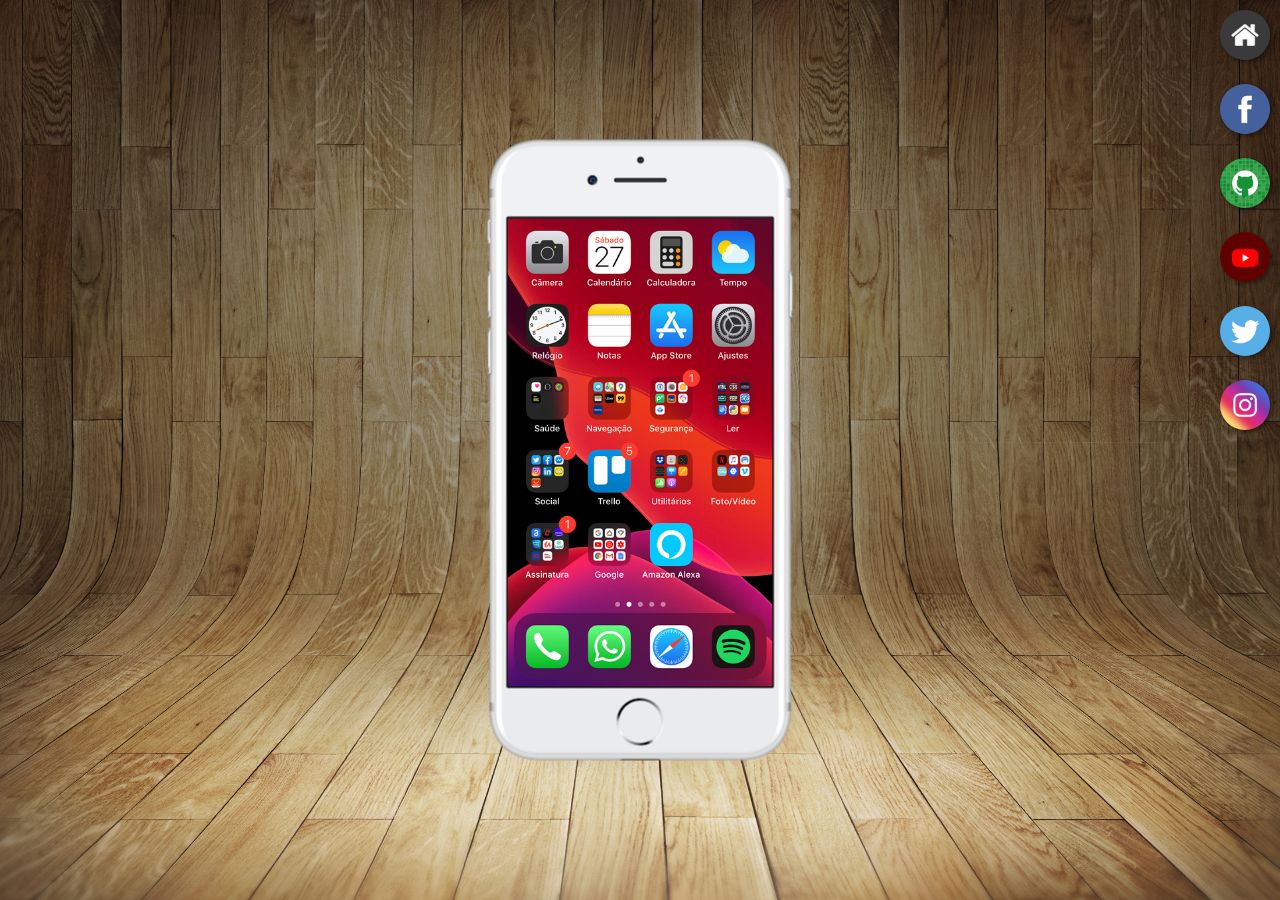
<file: index.html>
<!DOCTYPE html>
<html lang="pt-br">
<head>
    <meta charset="UTF-8">
    <meta name="viewport" content="width=device-width, initial-scale=1.0">
    <link rel="shortcut icon" href="pacote-d013/favicon.ico" type="image/x-icon">
    <link rel="stylesheet" href="style/style.css">
    <title>Projeto Redes Sociais</title>
</head>
<body>
     <main>
        <section id="telefone">
            <iframe src="home.html" name="tela" id="tela" frameborder="0"></iframe>
        </section>
        <section id="redes">
            <a href="home.html" target="tela"> <img src="pacote-d013/imagens/logo-home.jpg" alt=""></a> <br>
            <a href="facebook.html" target="tela"> <img src="pacote-d013/imagens/logo-facebook.jpg" alt=""></a> <br>
            <a href="github.html" target="tela"> <img src="pacote-d013/imagens/logo-github.jpg" alt=""></a> <br>
            <a href="youtube.html" target="tela"> <img src="pacote-d013/imagens/logo-youtube.jpg" alt=""></a> <br>
            <a href="twitter.html" target="tela"> <img src="pacote-d013/imagens/logo-twitter.jpg" alt=""></a> <br>
            <a href="instragram.html" target="tela"> <img src="pacote-d013/imagens/logo-instagram.jpg" alt=""></a> <br>
        </section>
     </main>
</body>
</html>
</file>
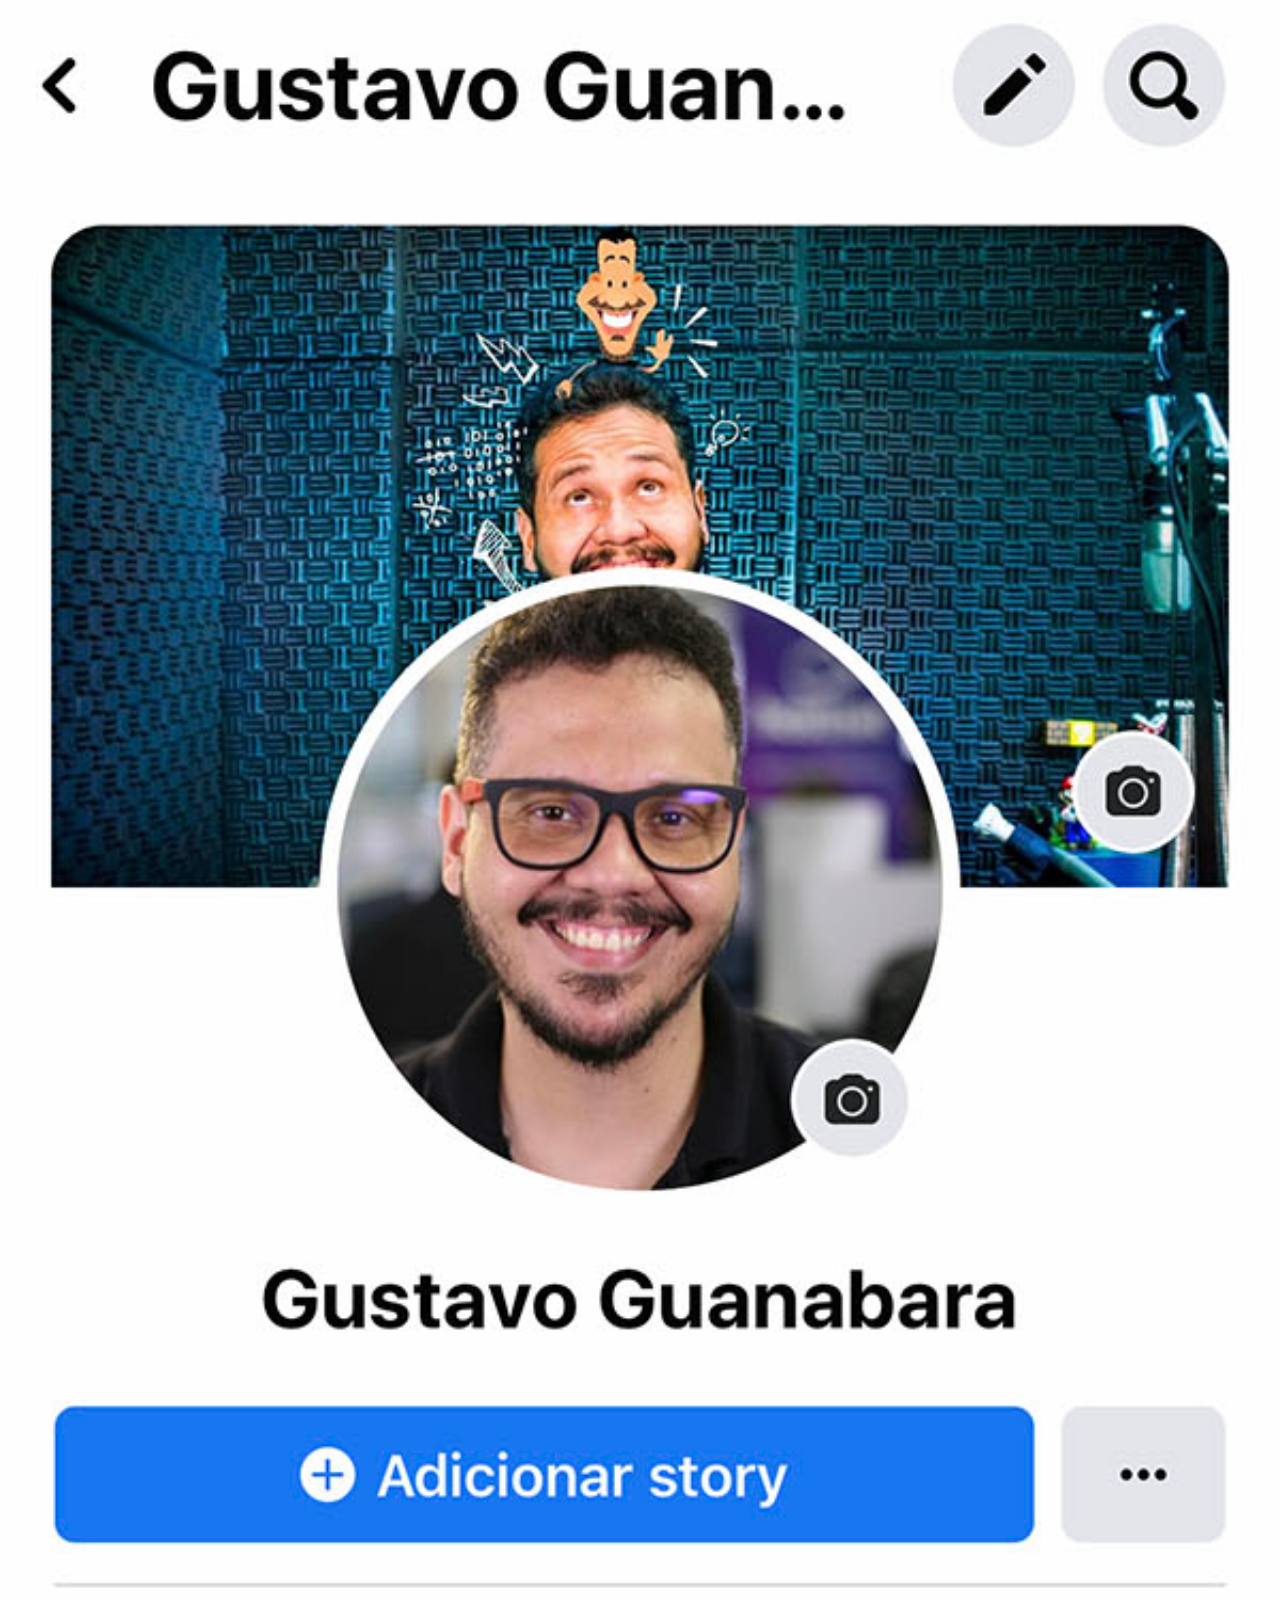
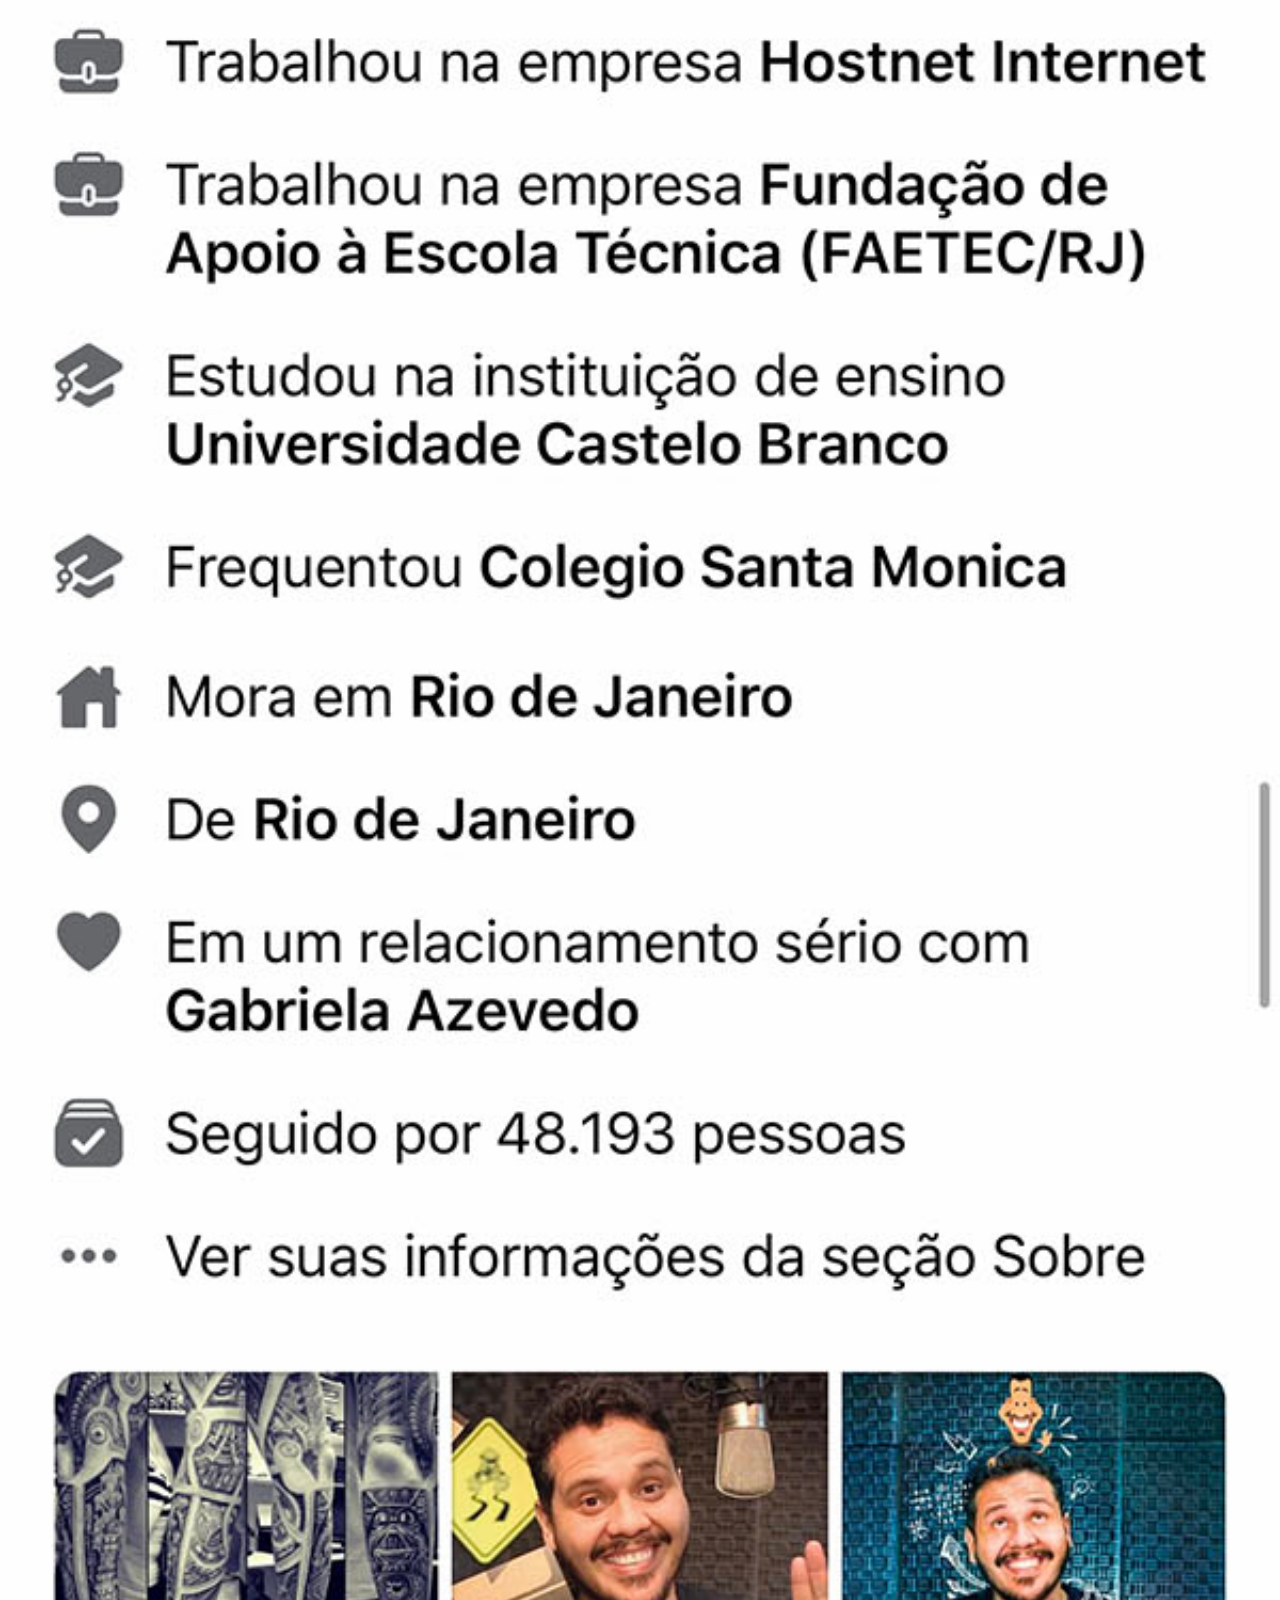
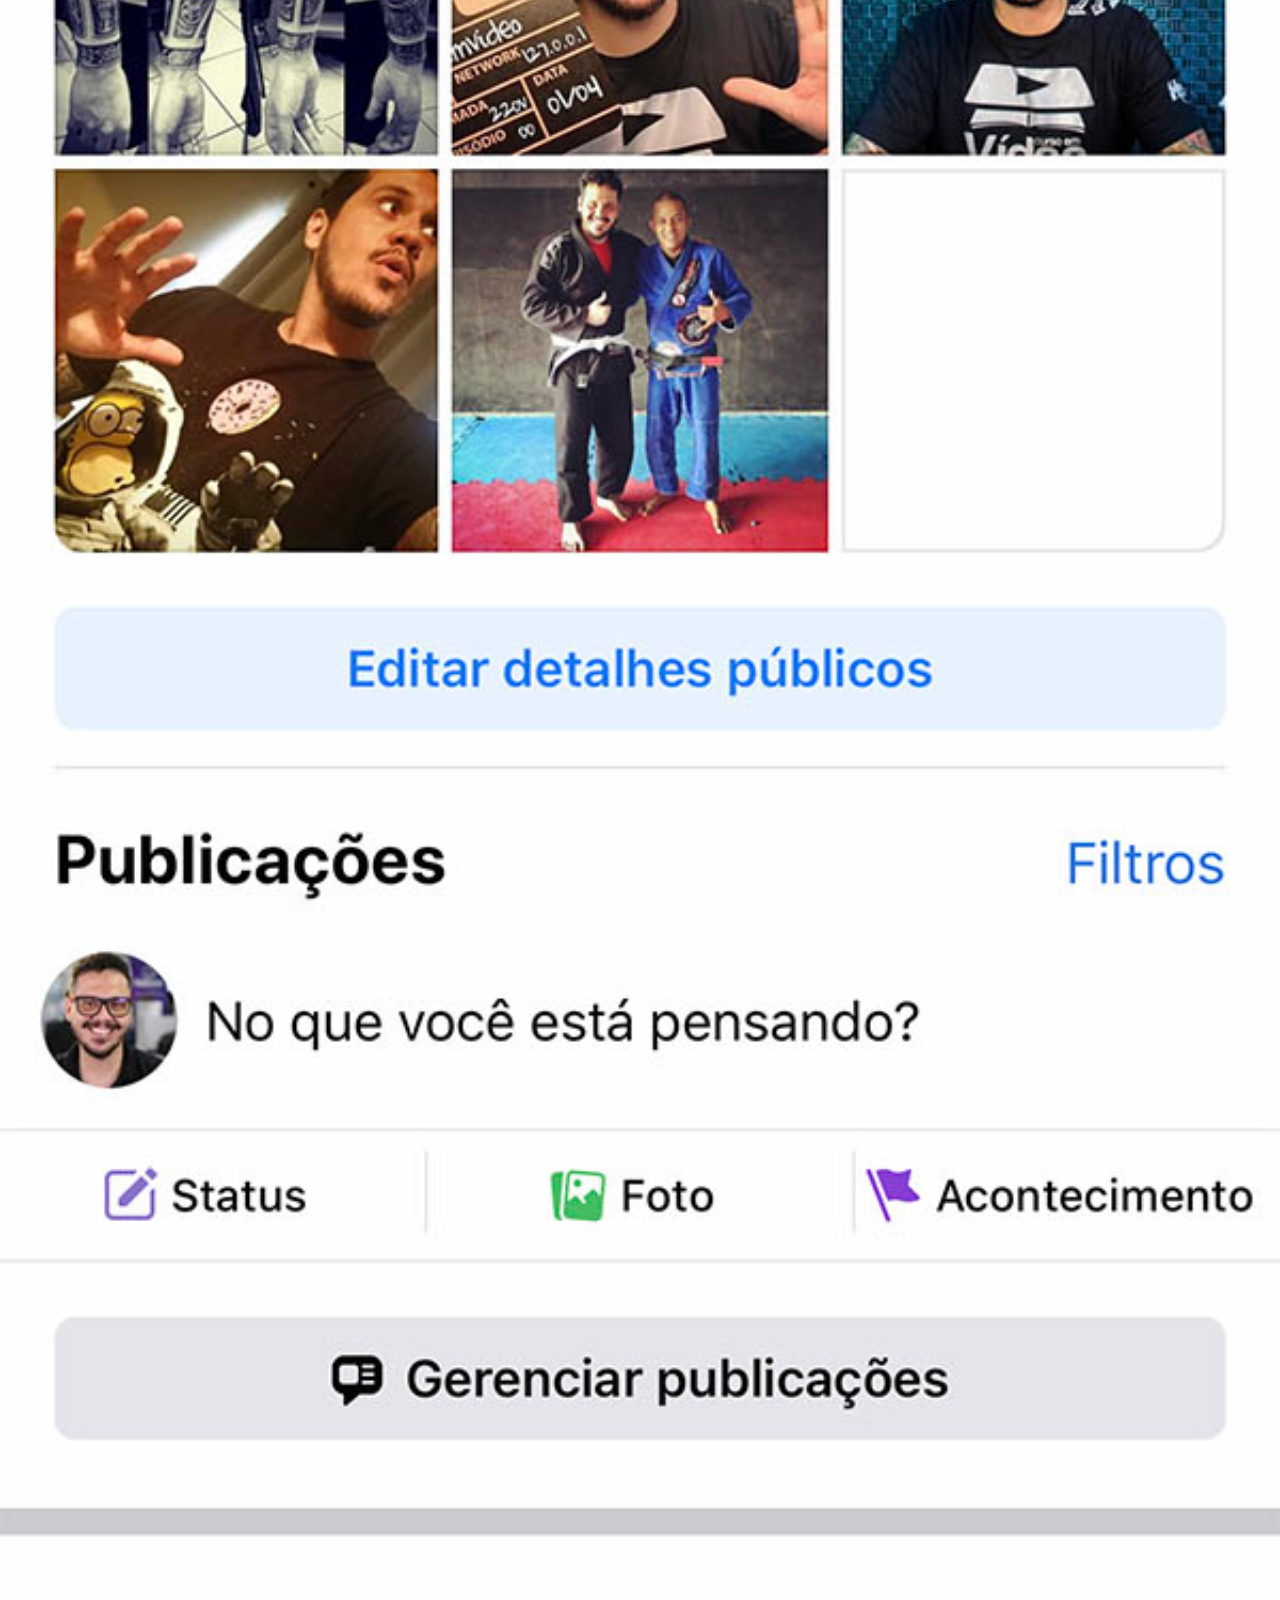
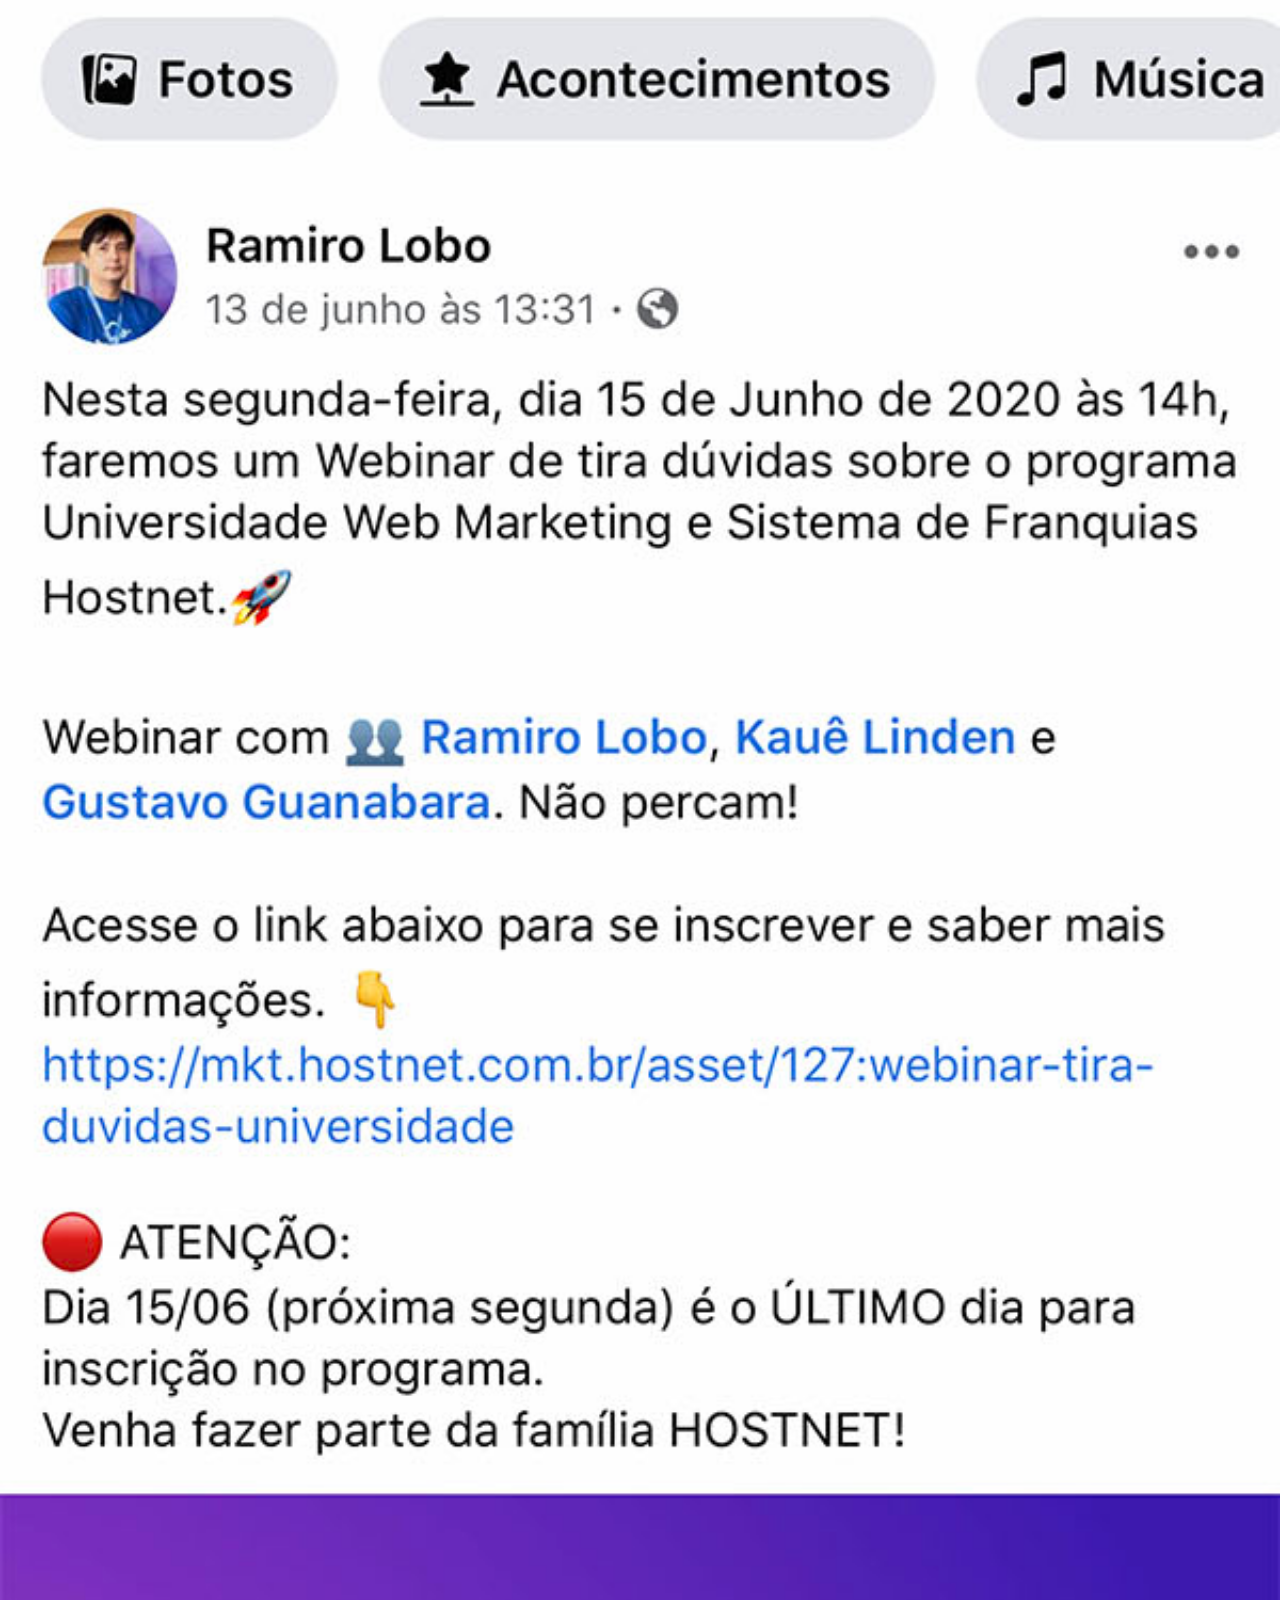
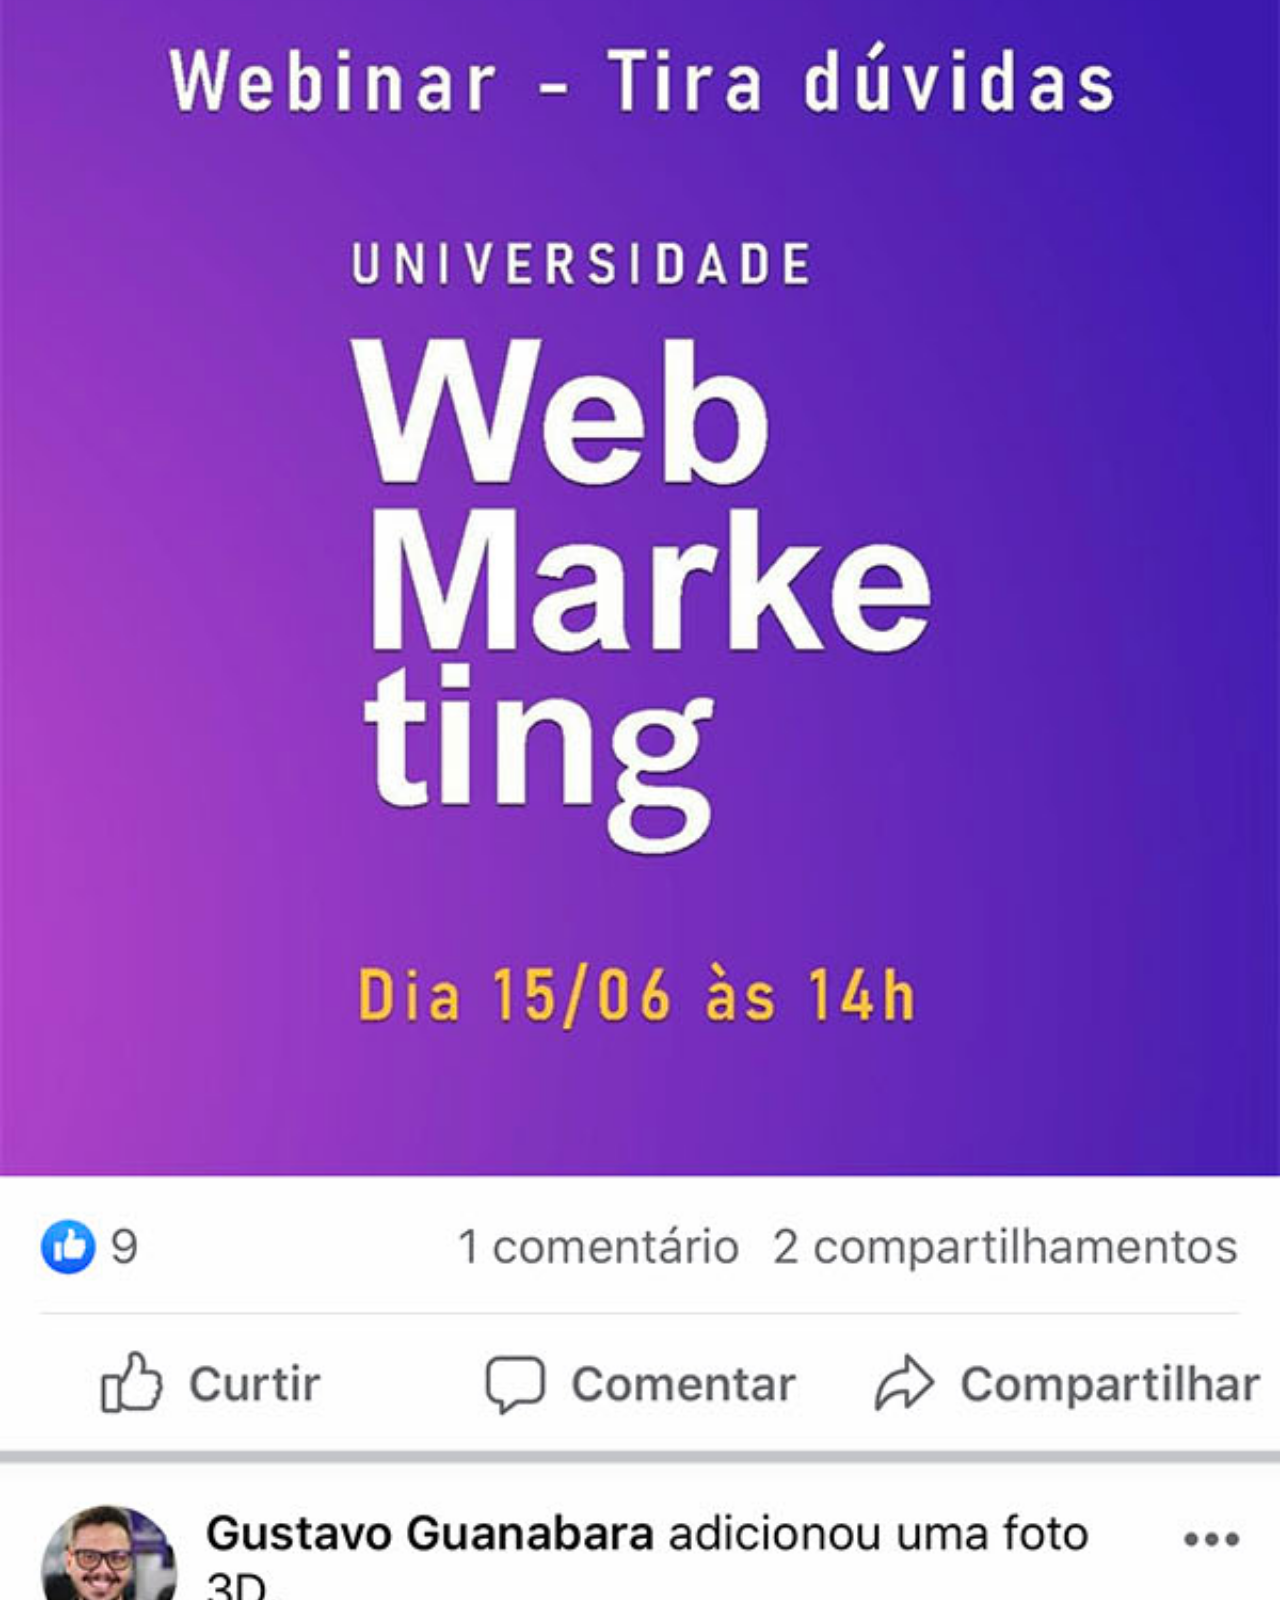
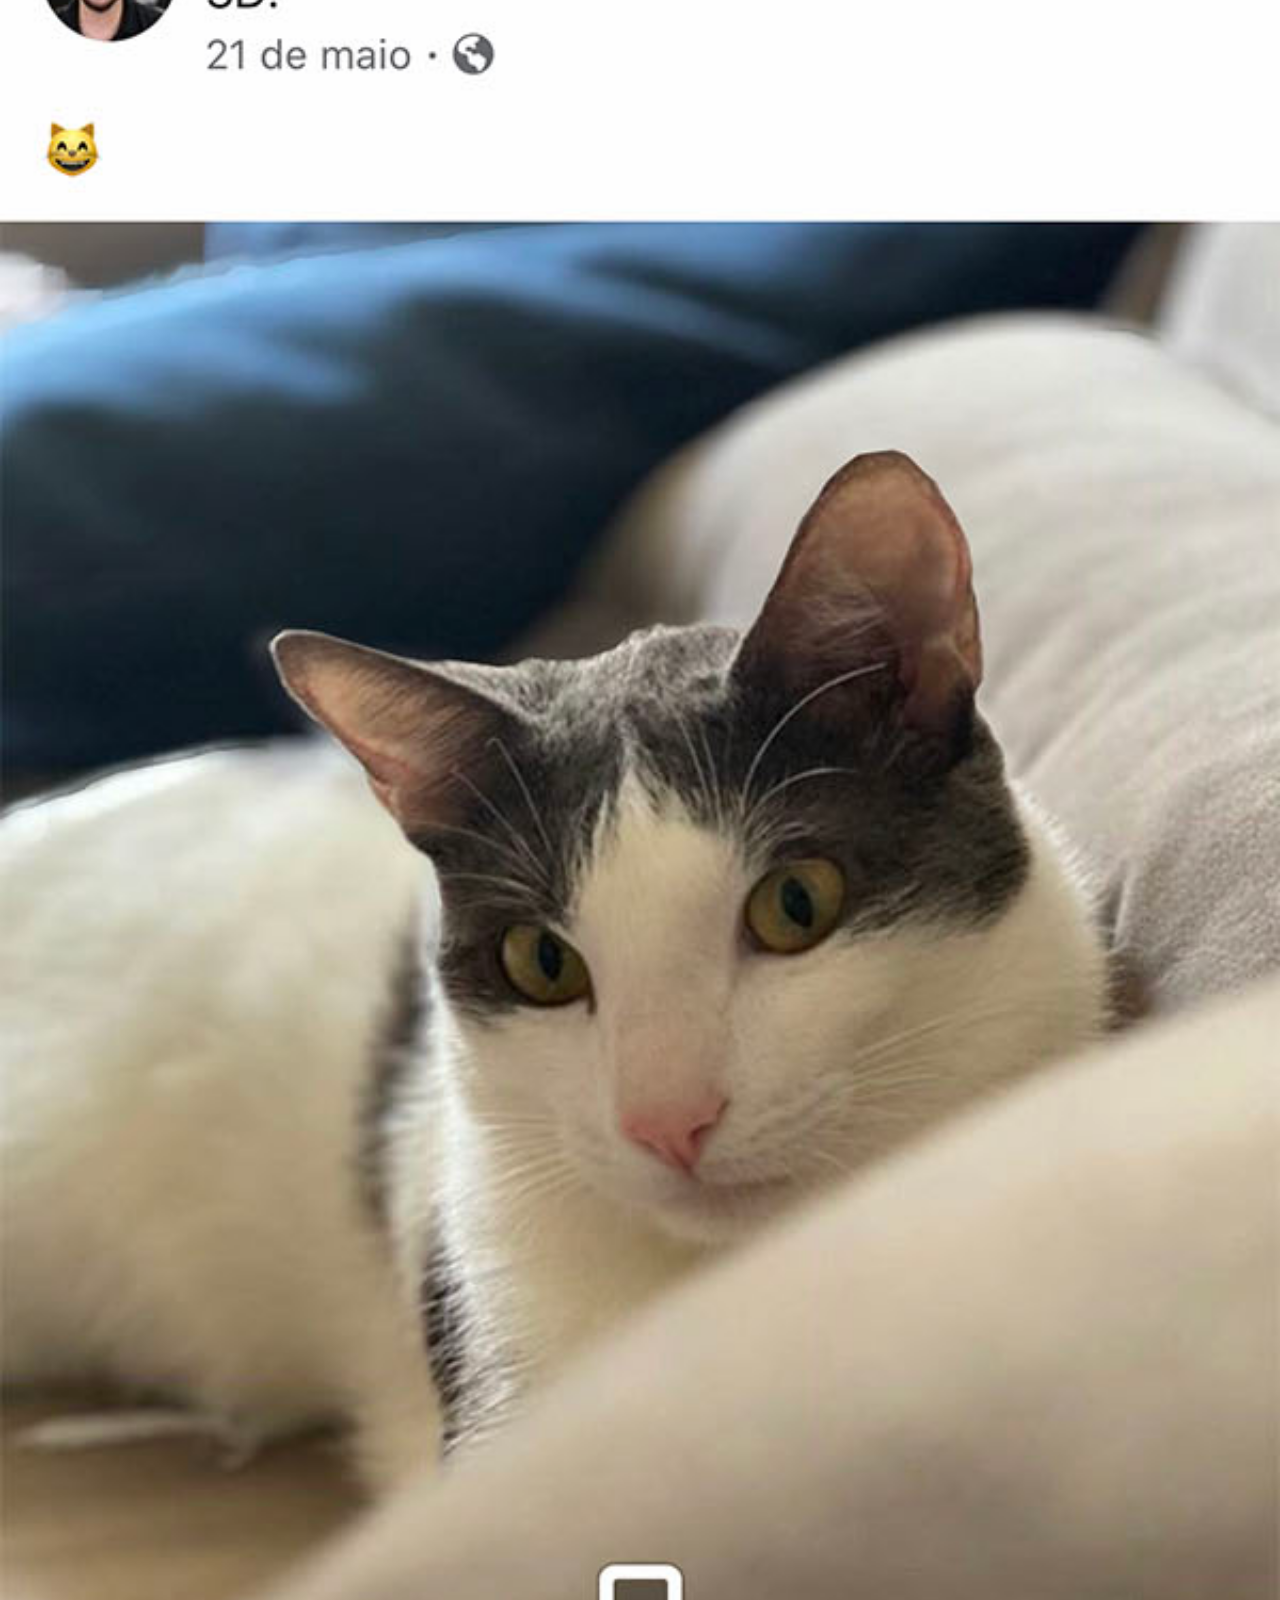
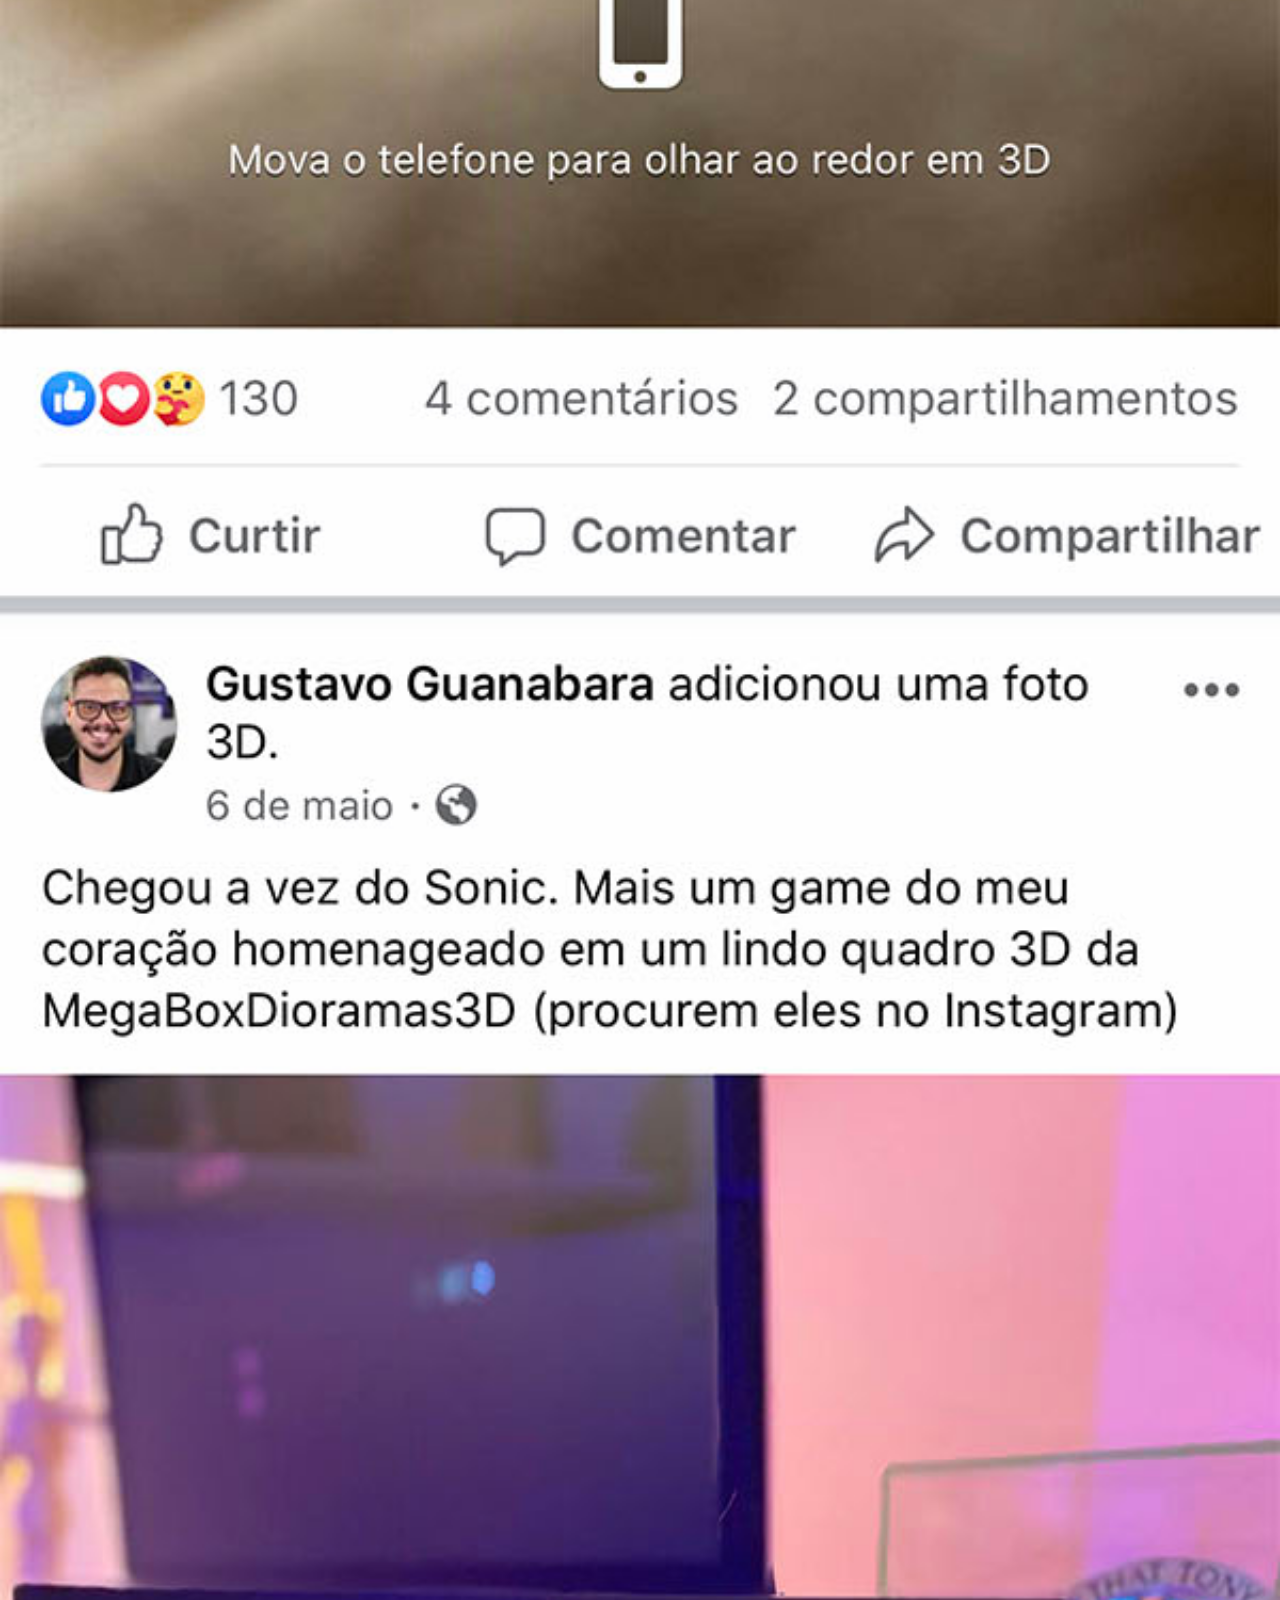
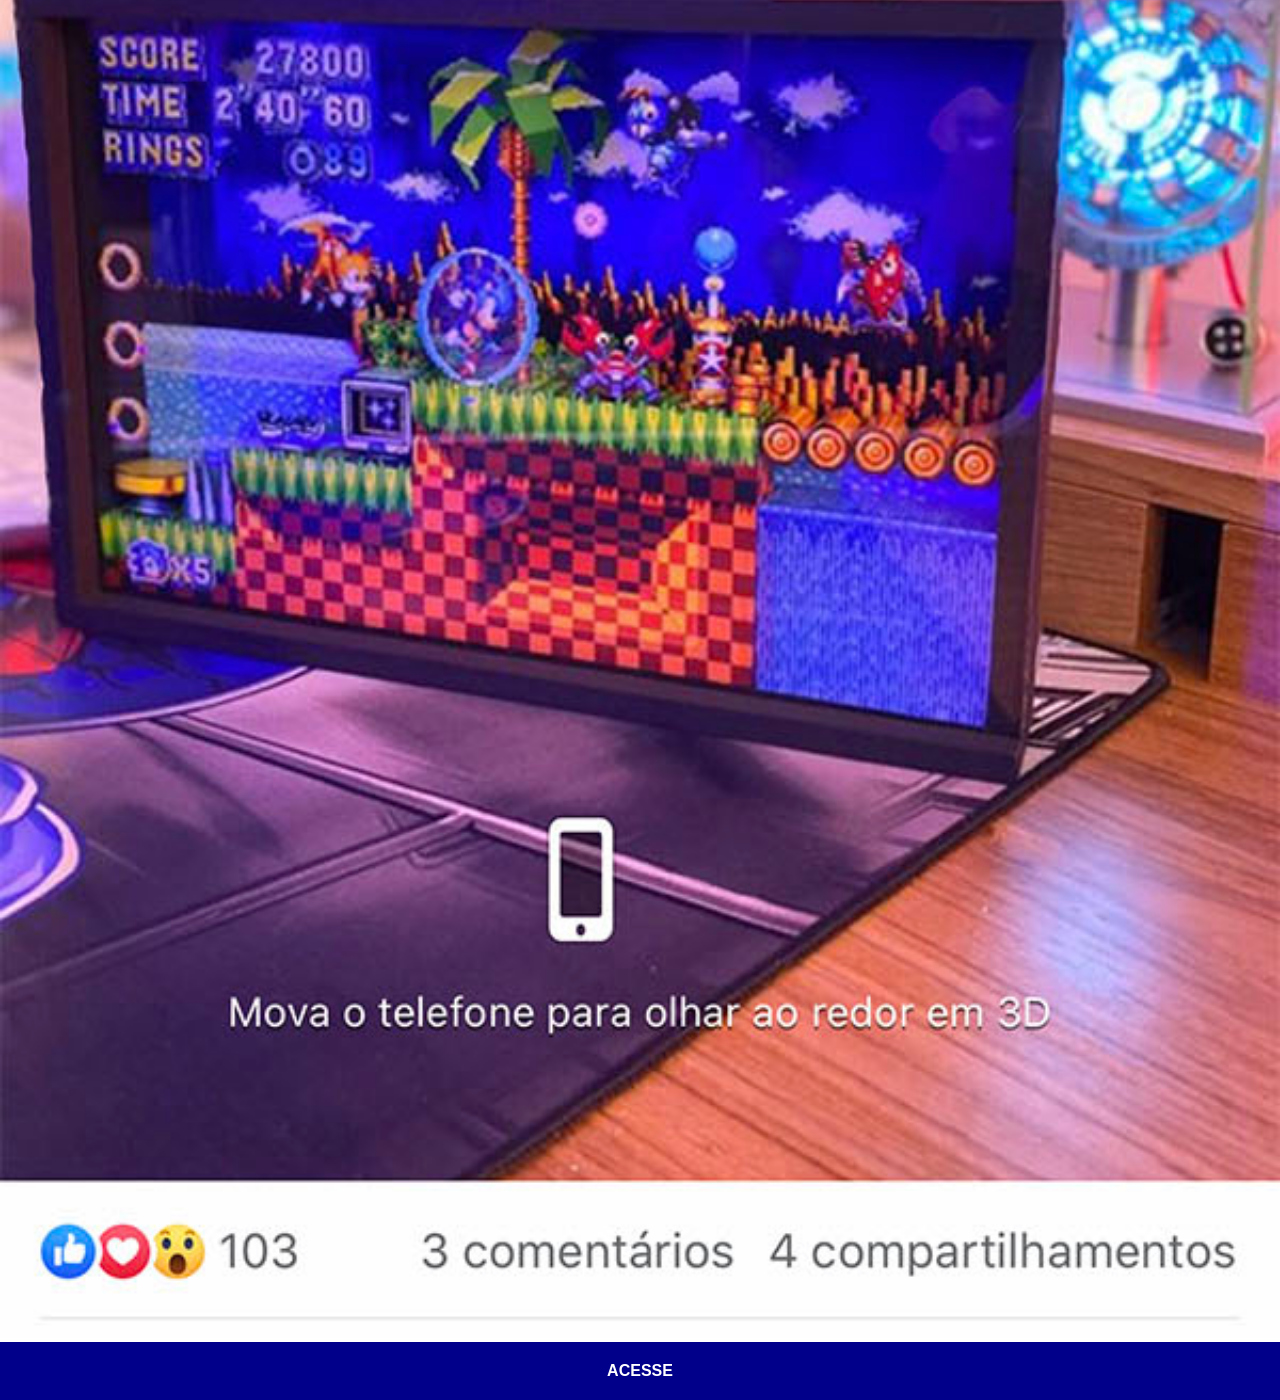
<file: facebook.html>
<!DOCTYPE html>
<html lang="pt-br">
<head>
    <meta charset="UTF-8">
    <meta name="viewport" content="width=device-width, initial-scale=1.0">
    <title>Document</title>
    <link rel="stylesheet" href="social.css">
</head>
<body>
    <img src="pacote-d013/imagens/tela-facebook.jpg" alt="">
    <a href="https://facebook.com/" target="_blank">ACESSE</a>
</body>
</html>
</file>
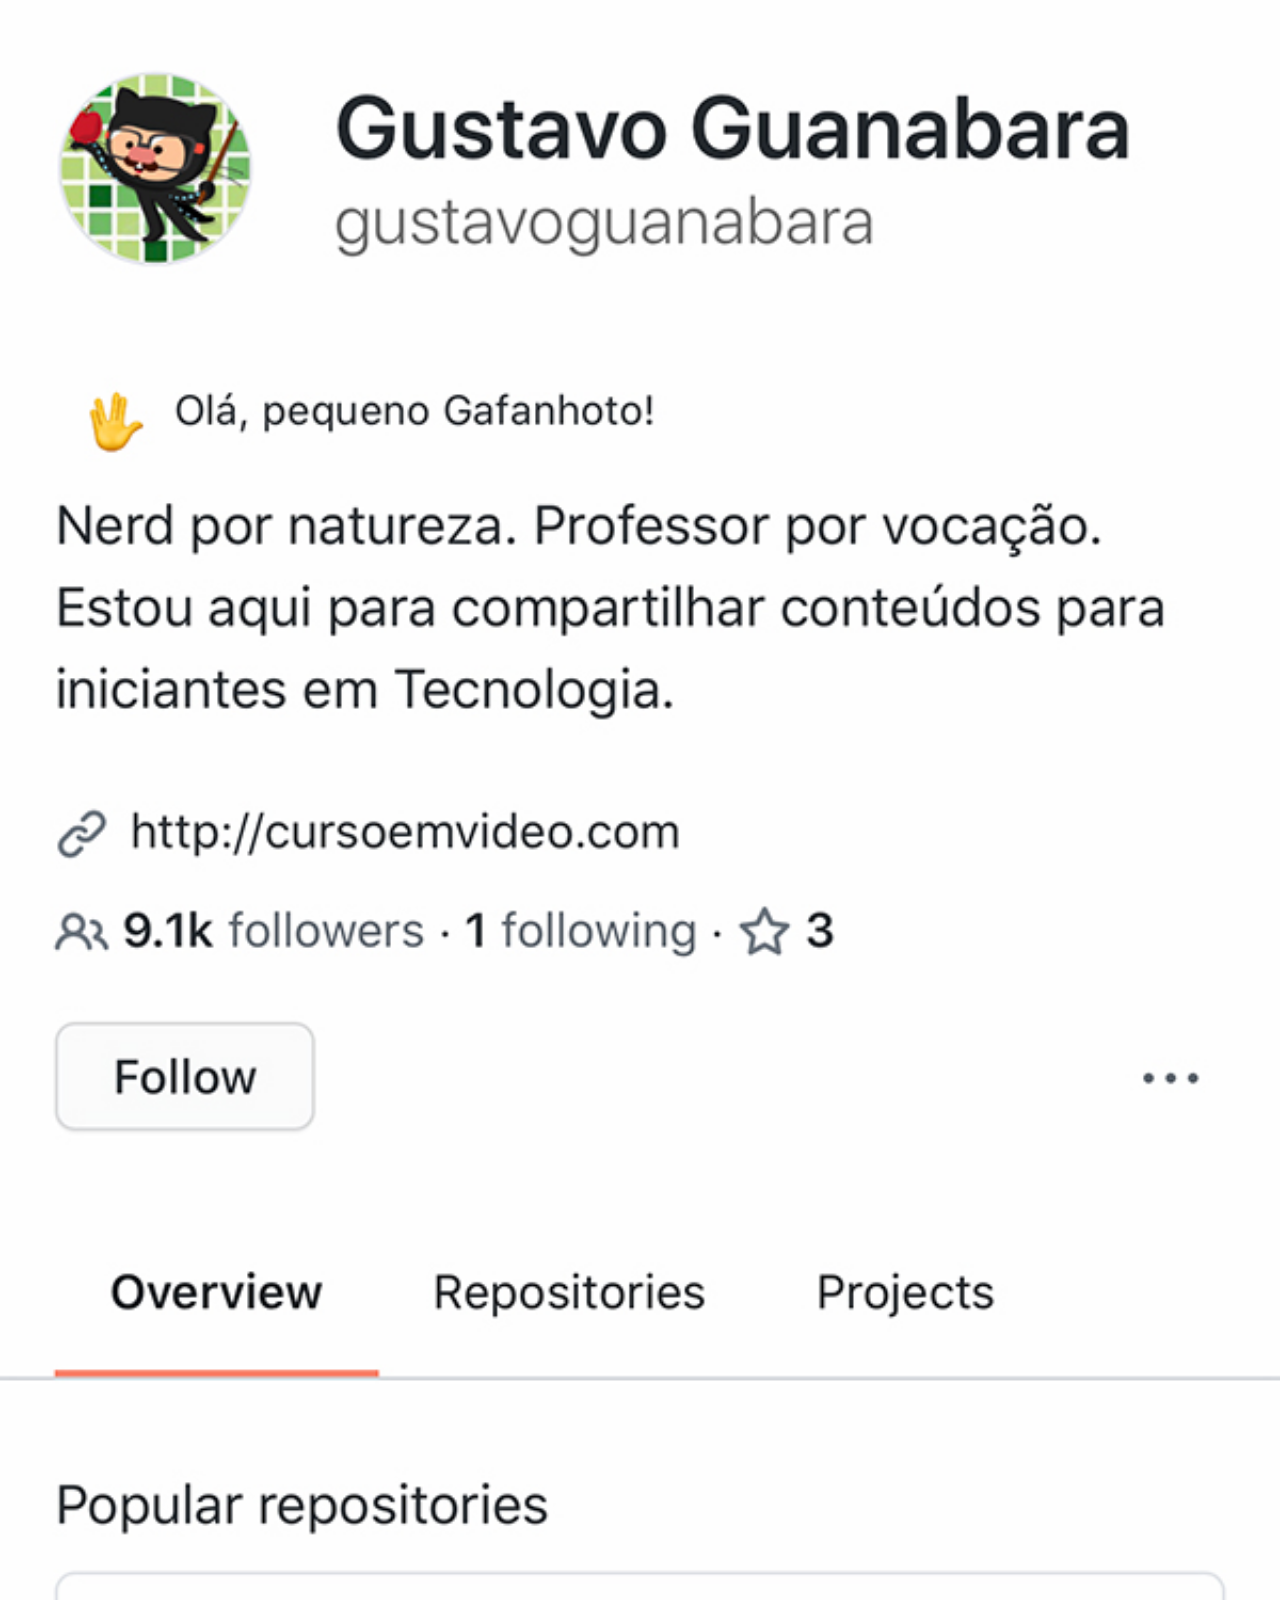
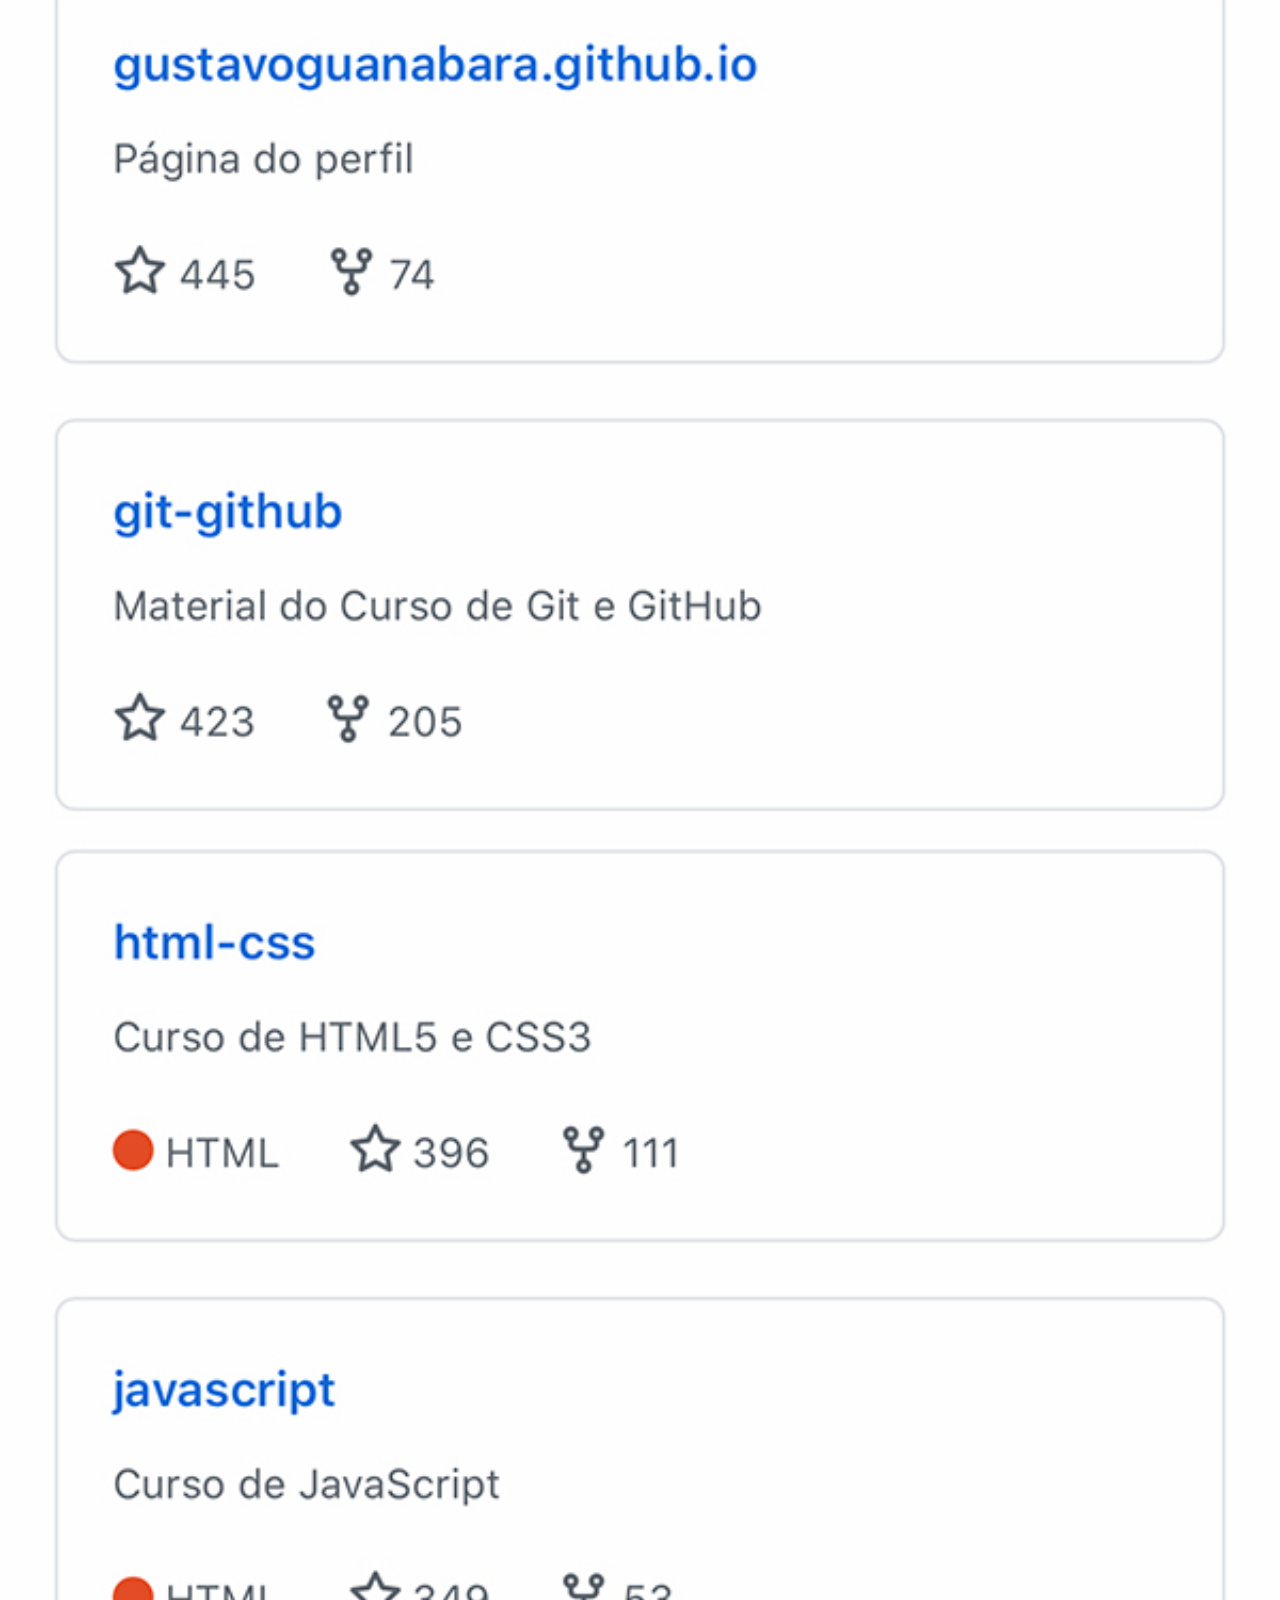
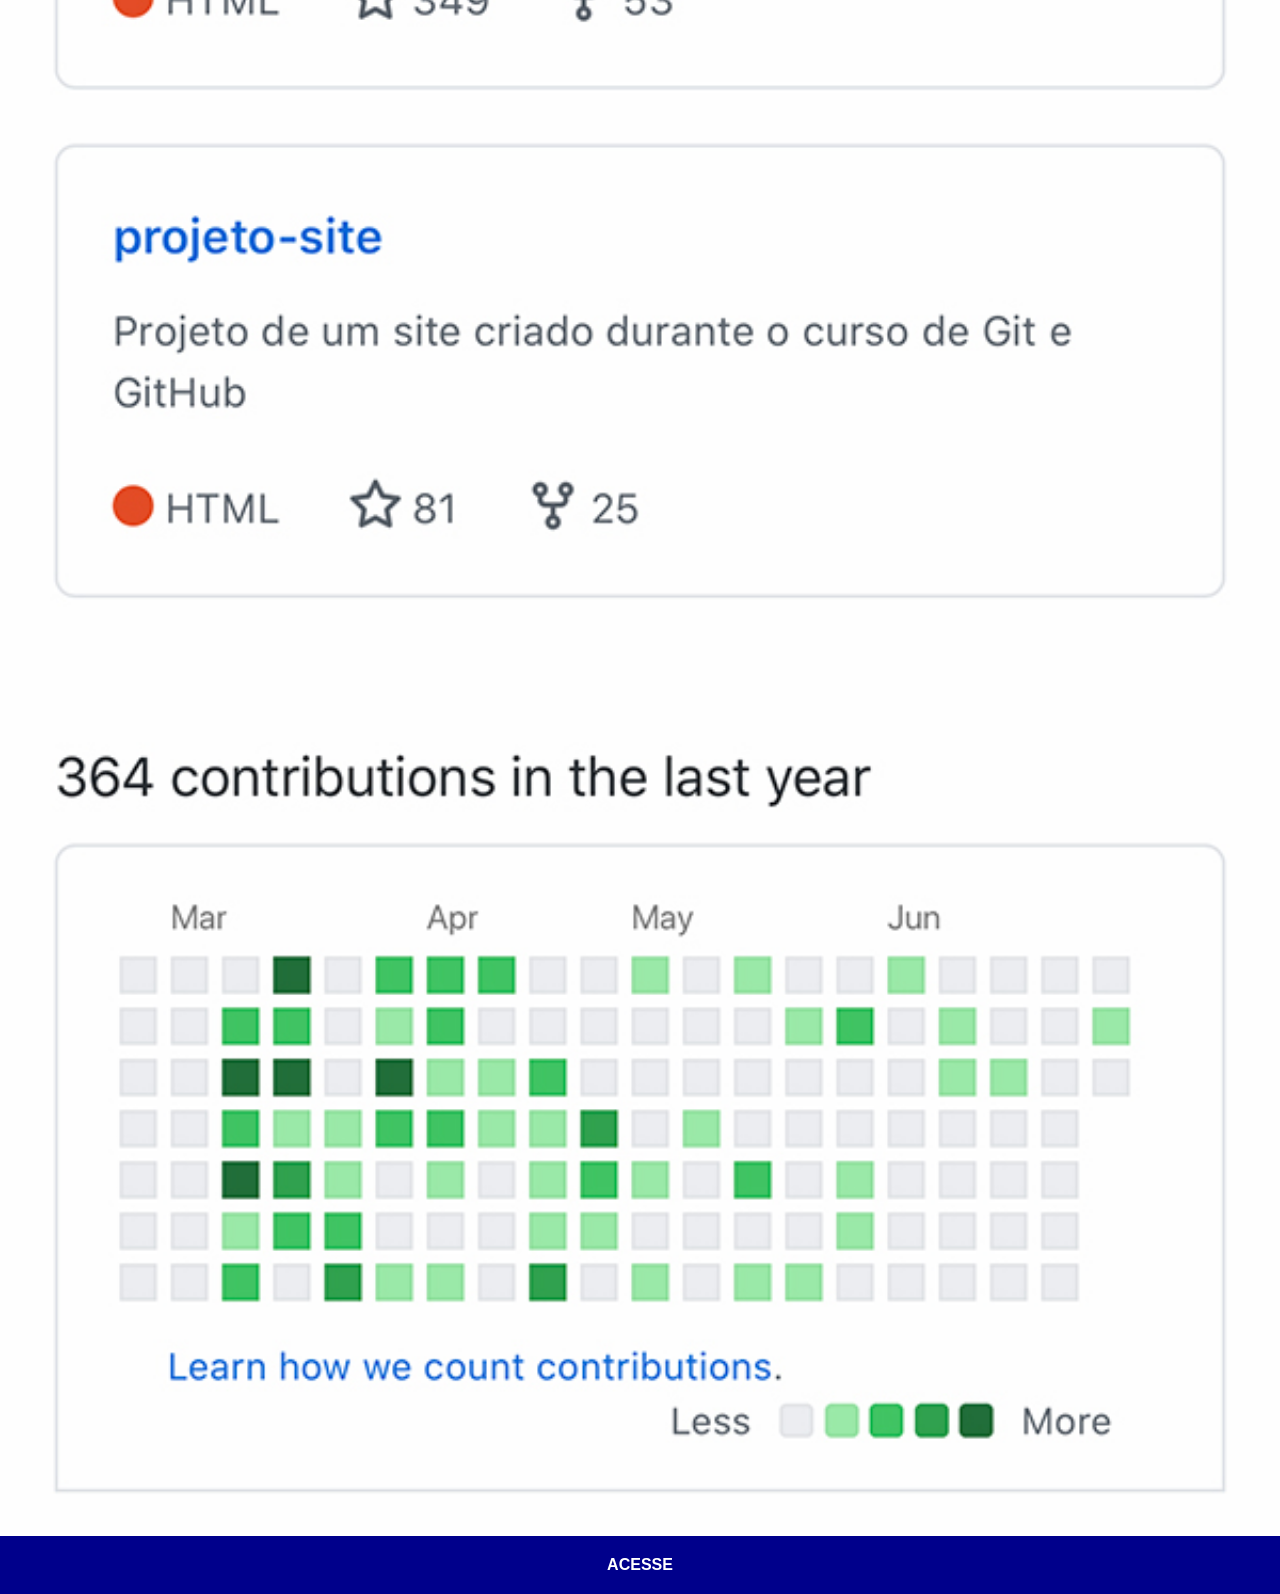
<file: github.html>
<!DOCTYPE html>
<html lang="pt-br">
<head>
    <meta charset="UTF-8">
    <meta name="viewport" content="width=device-width, initial-scale=1.0">
    <title>Document</title>
    <link rel="stylesheet" href="social.css">
</head>
<body>
    <img src="pacote-d013/imagens/tela-github.jpg" alt="">
    <a href="https://github.com/" target="_blank">ACESSE</a>
</body>
</html>
</file>
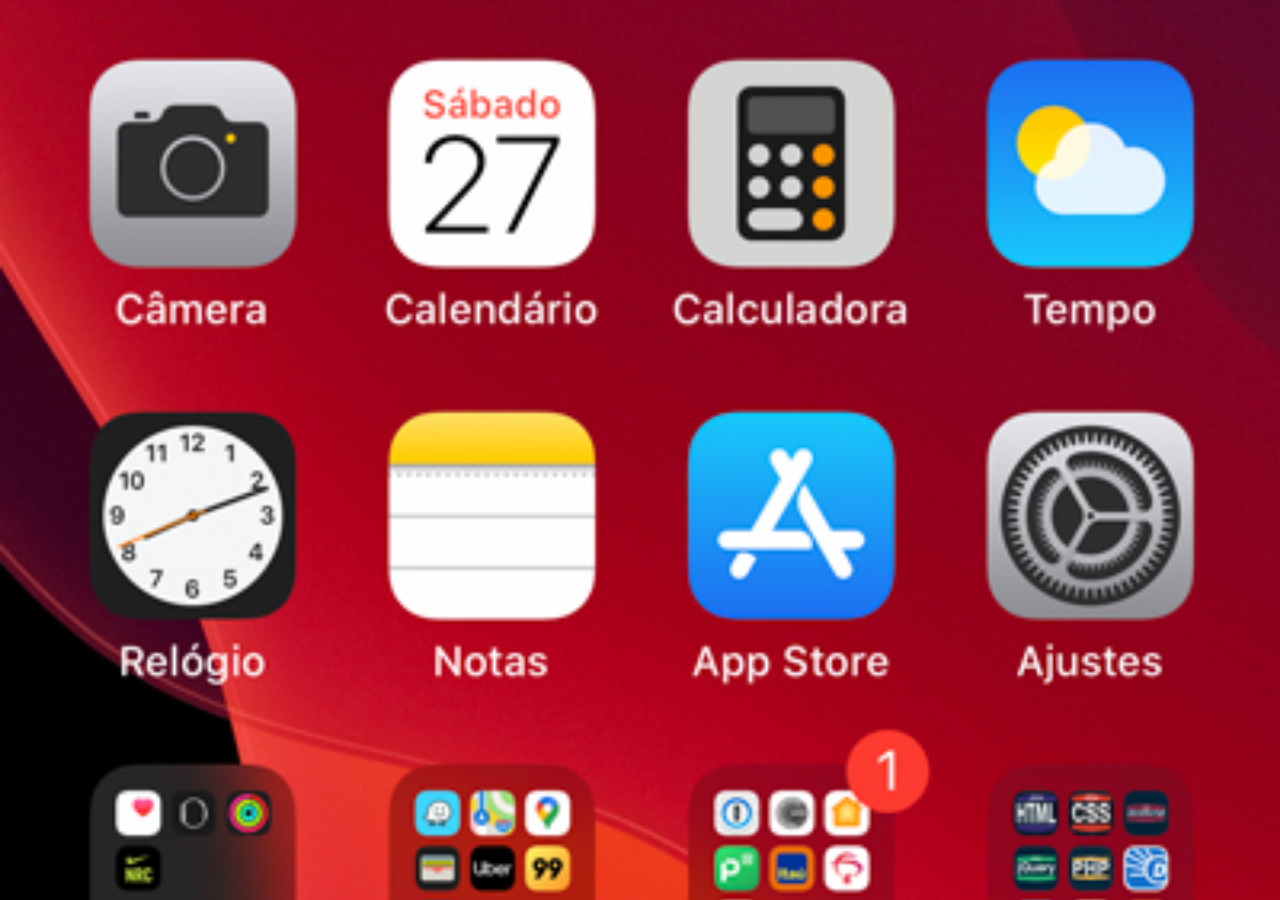
<file: home.html>
<!DOCTYPE html>
<html lang="pt-br">
<head>
    <meta charset="UTF-8">
    <meta name="viewport" content="width=device-width, initial-scale=1.0">
    <title>Home</title>
    <style>
        * {
            margin: 0;
            padding: 0;
            font-family: Arial, Helvetica, sans-serif;
        }
        body {
            width: 100vw;
            height: 100vh;
            background: black url(pacote-d013/imagens/tela-home.jpg) no-repeat top center fixed;
            background-size: cover;
        }
    </style>
</head>
<body>
    
</body>
</html>
</file>
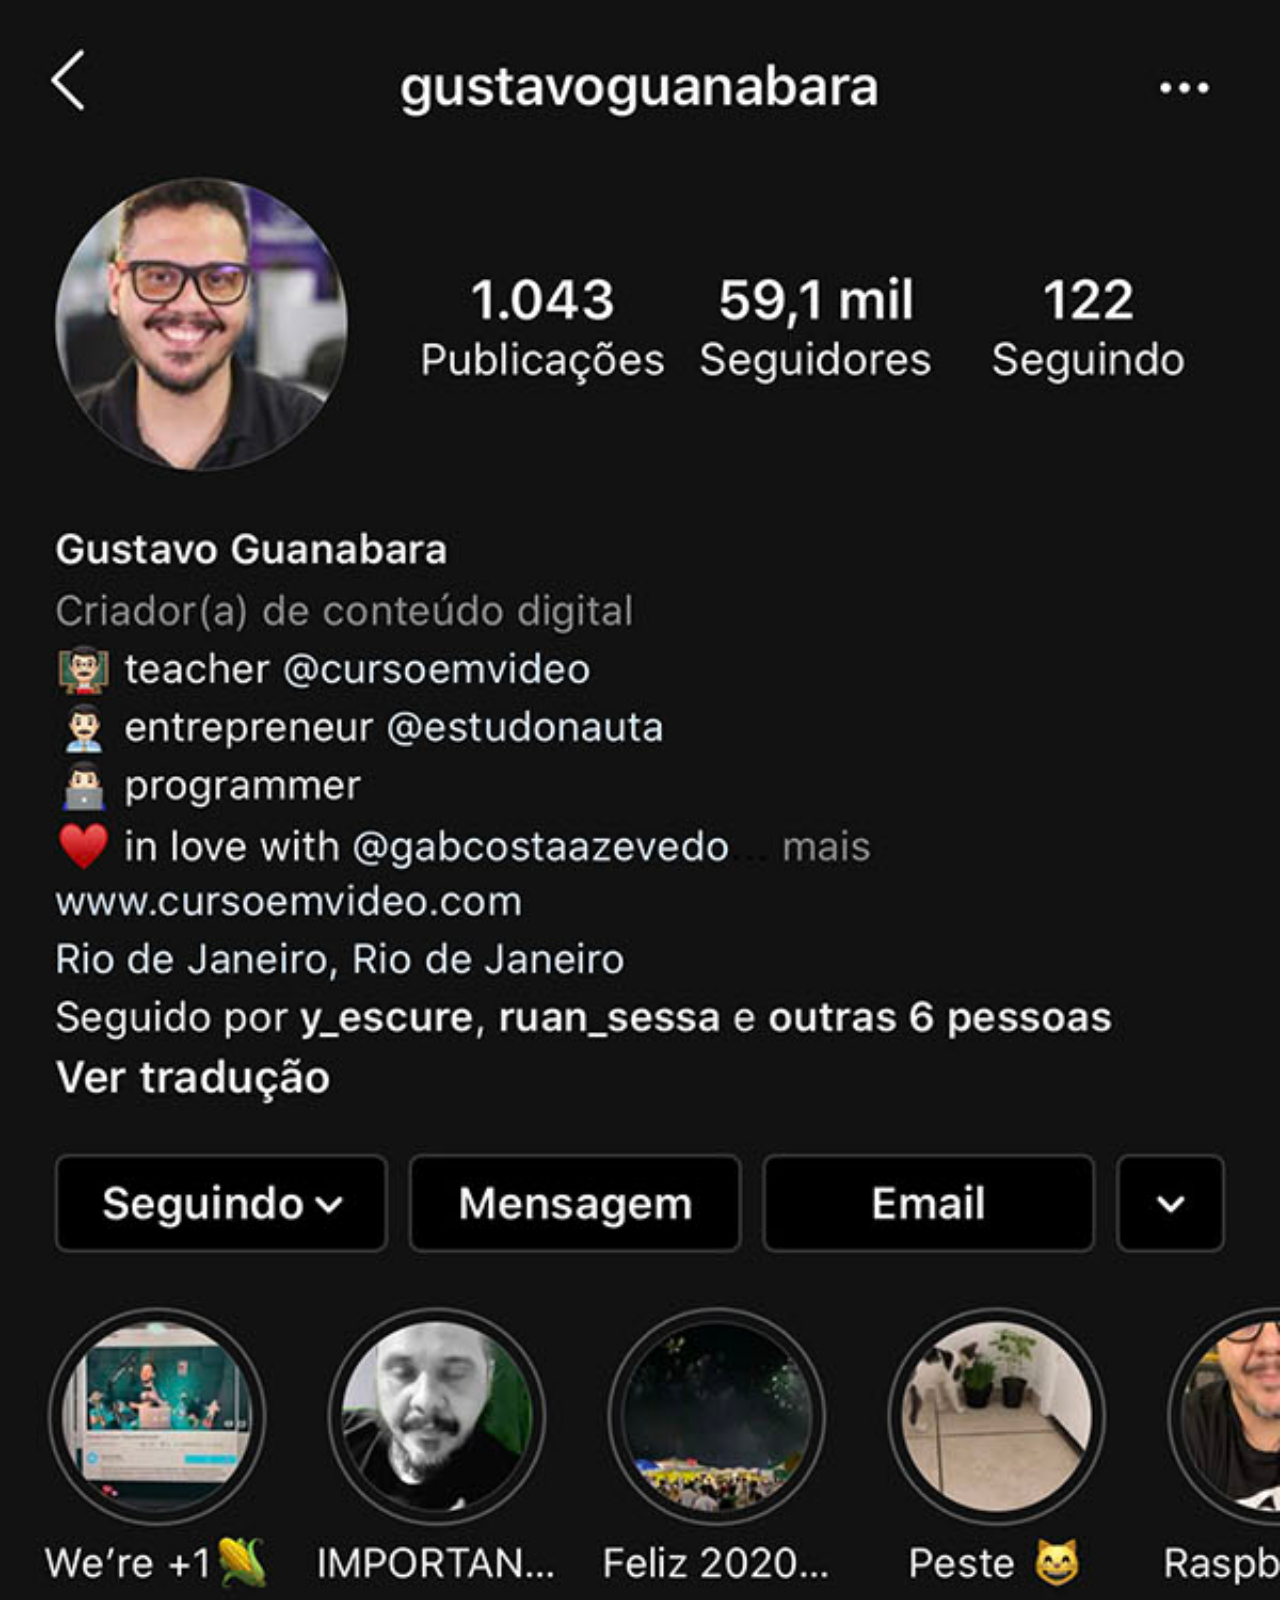
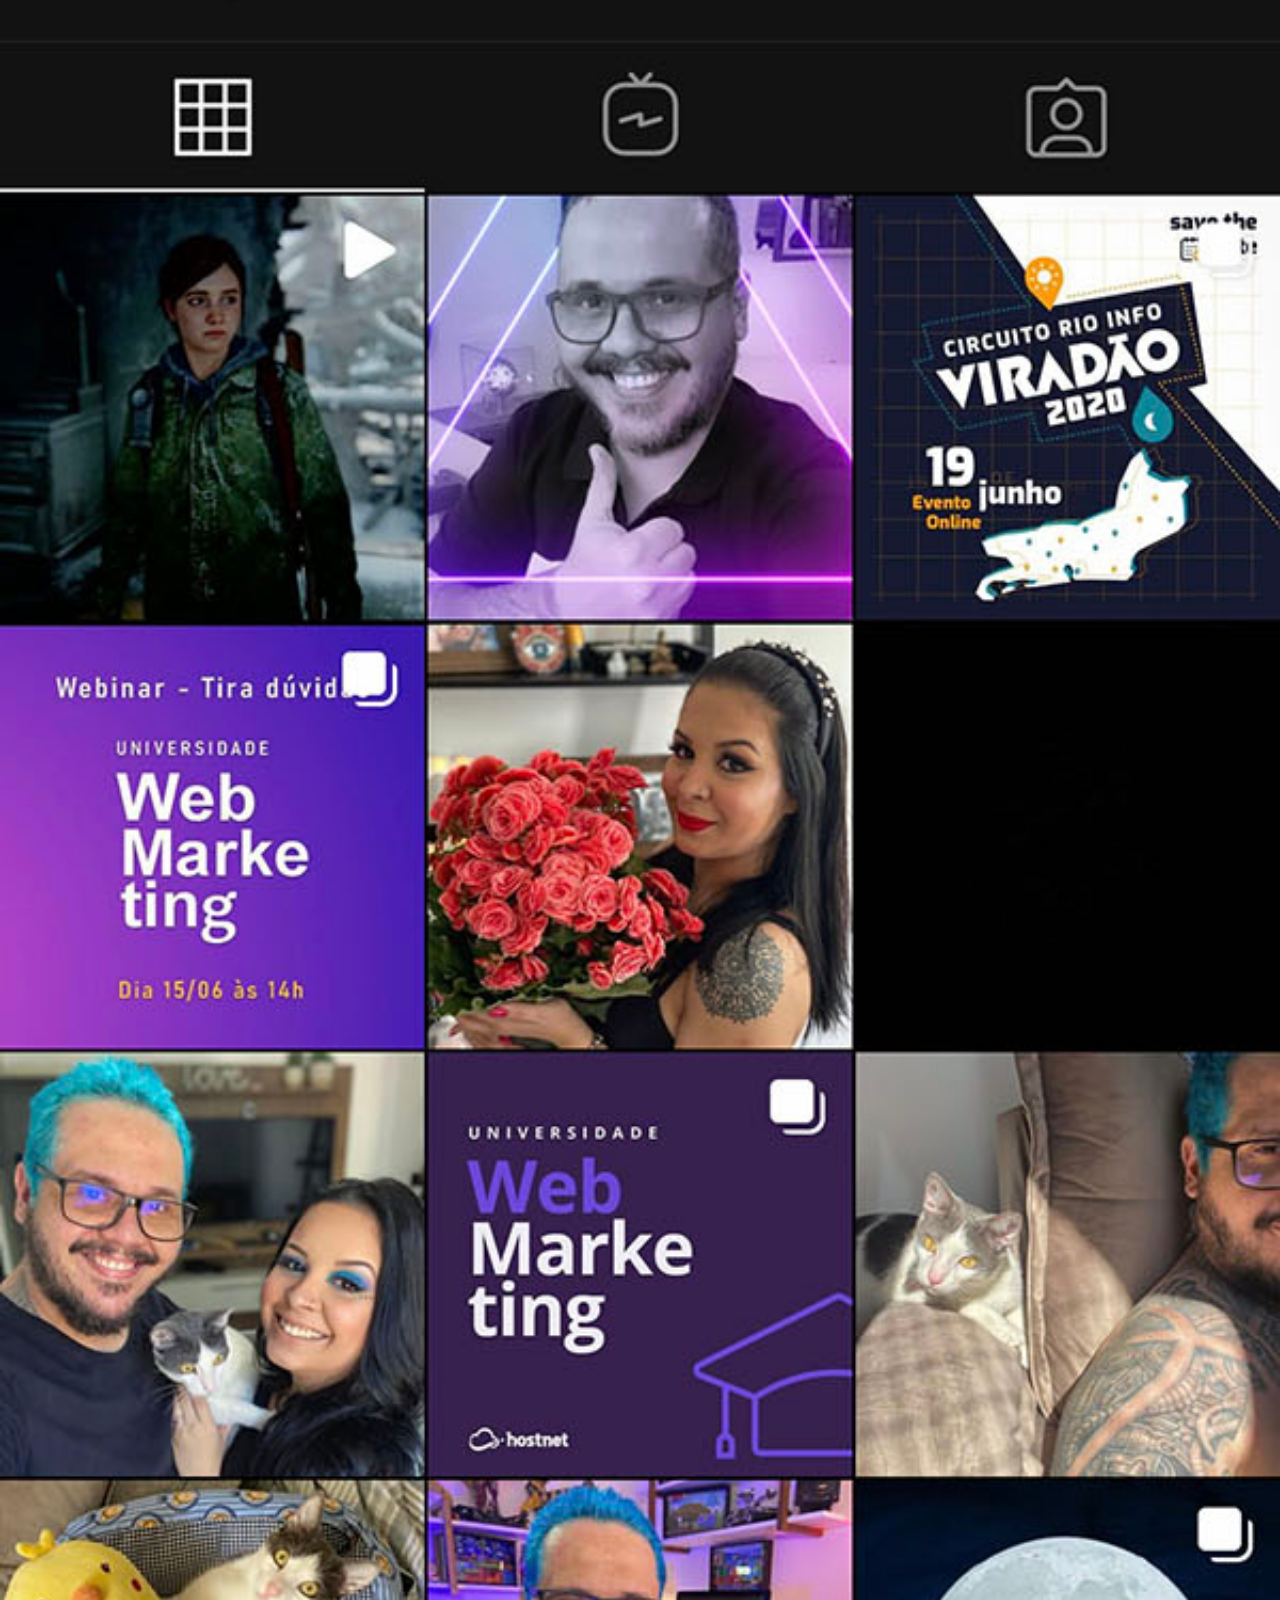
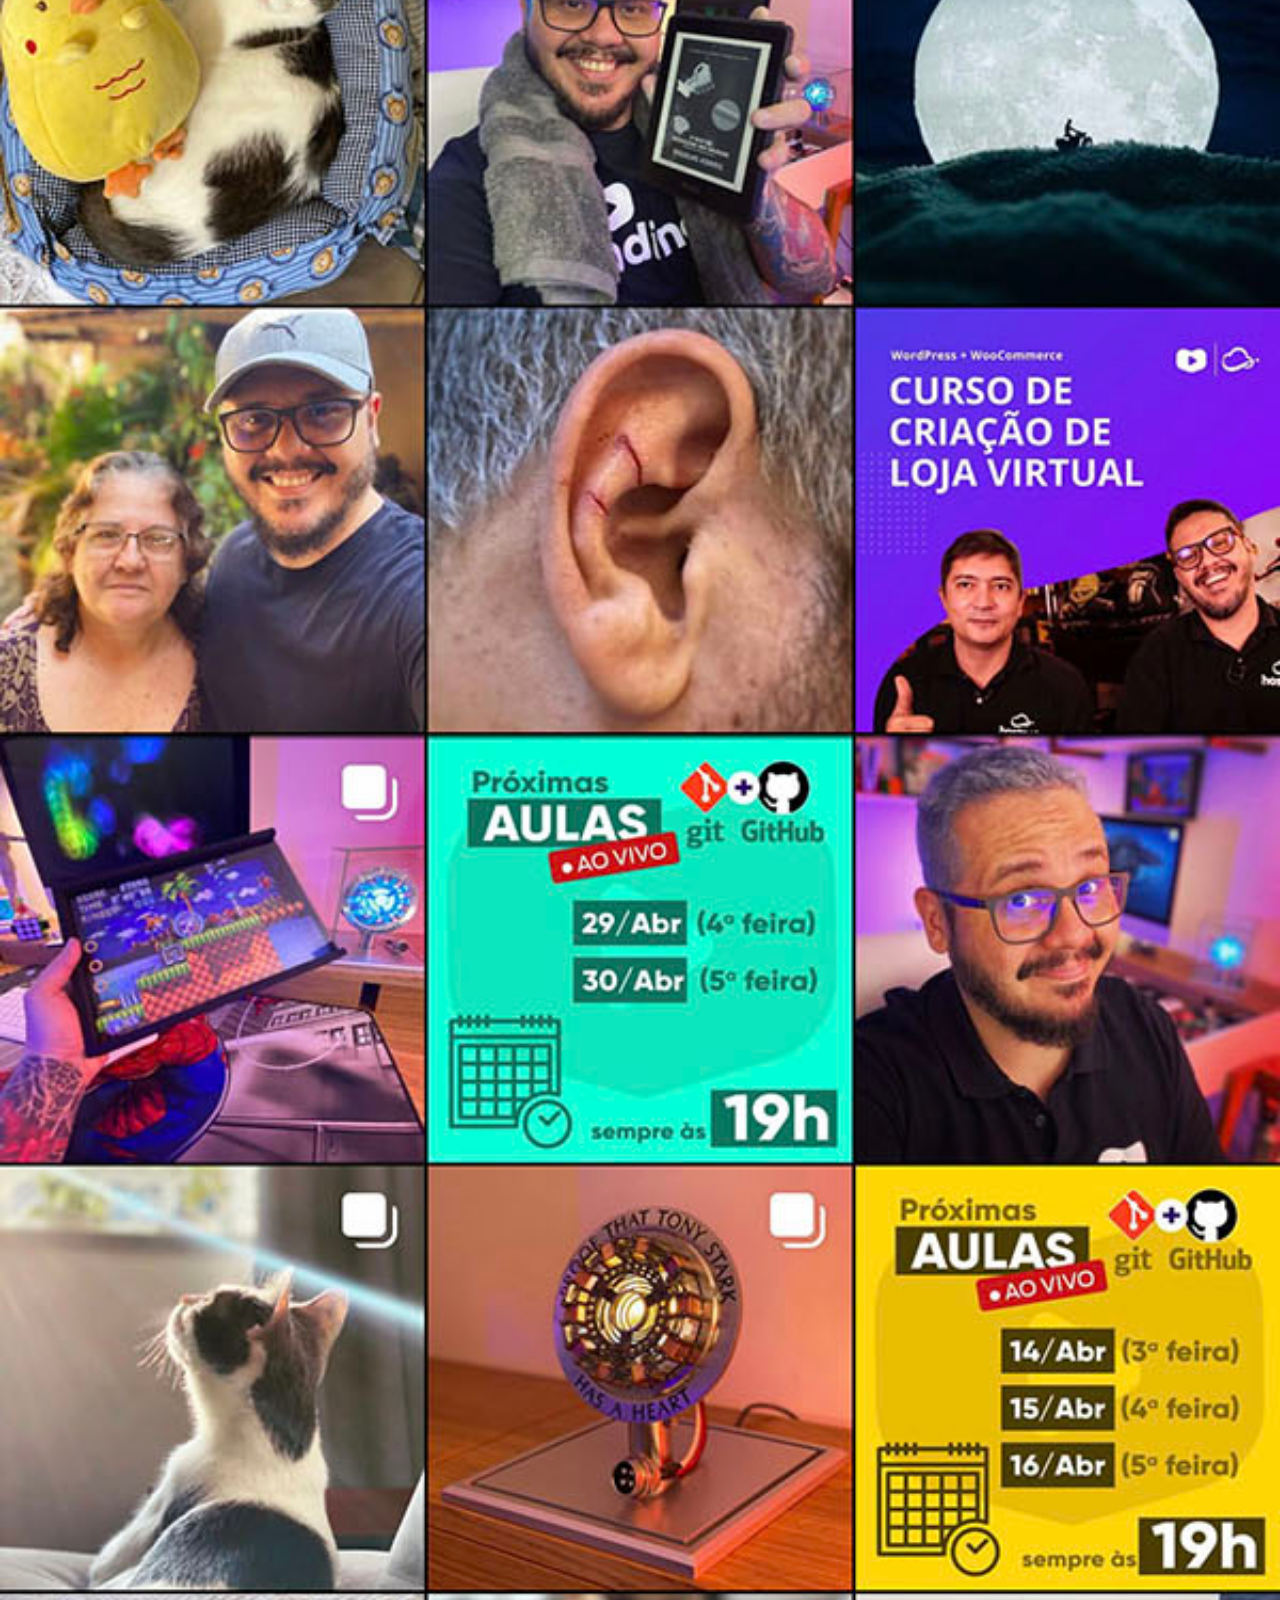
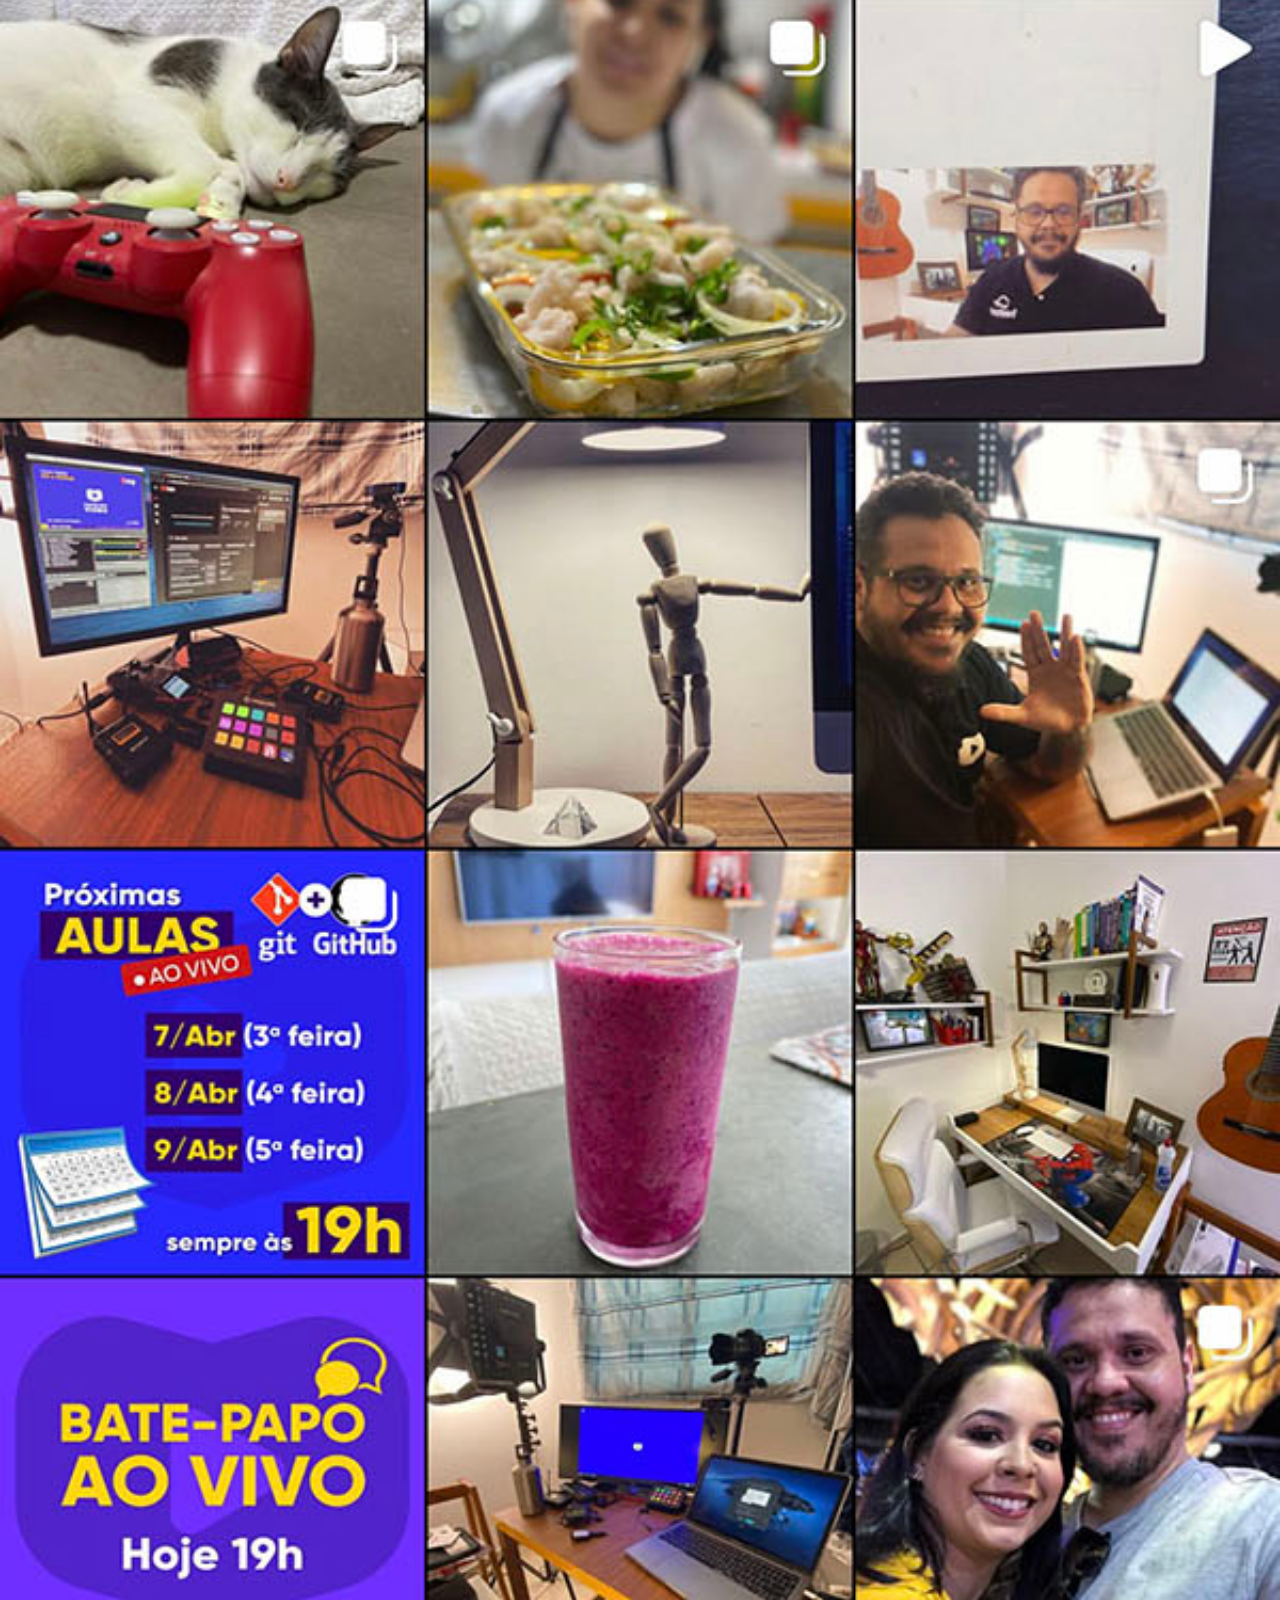
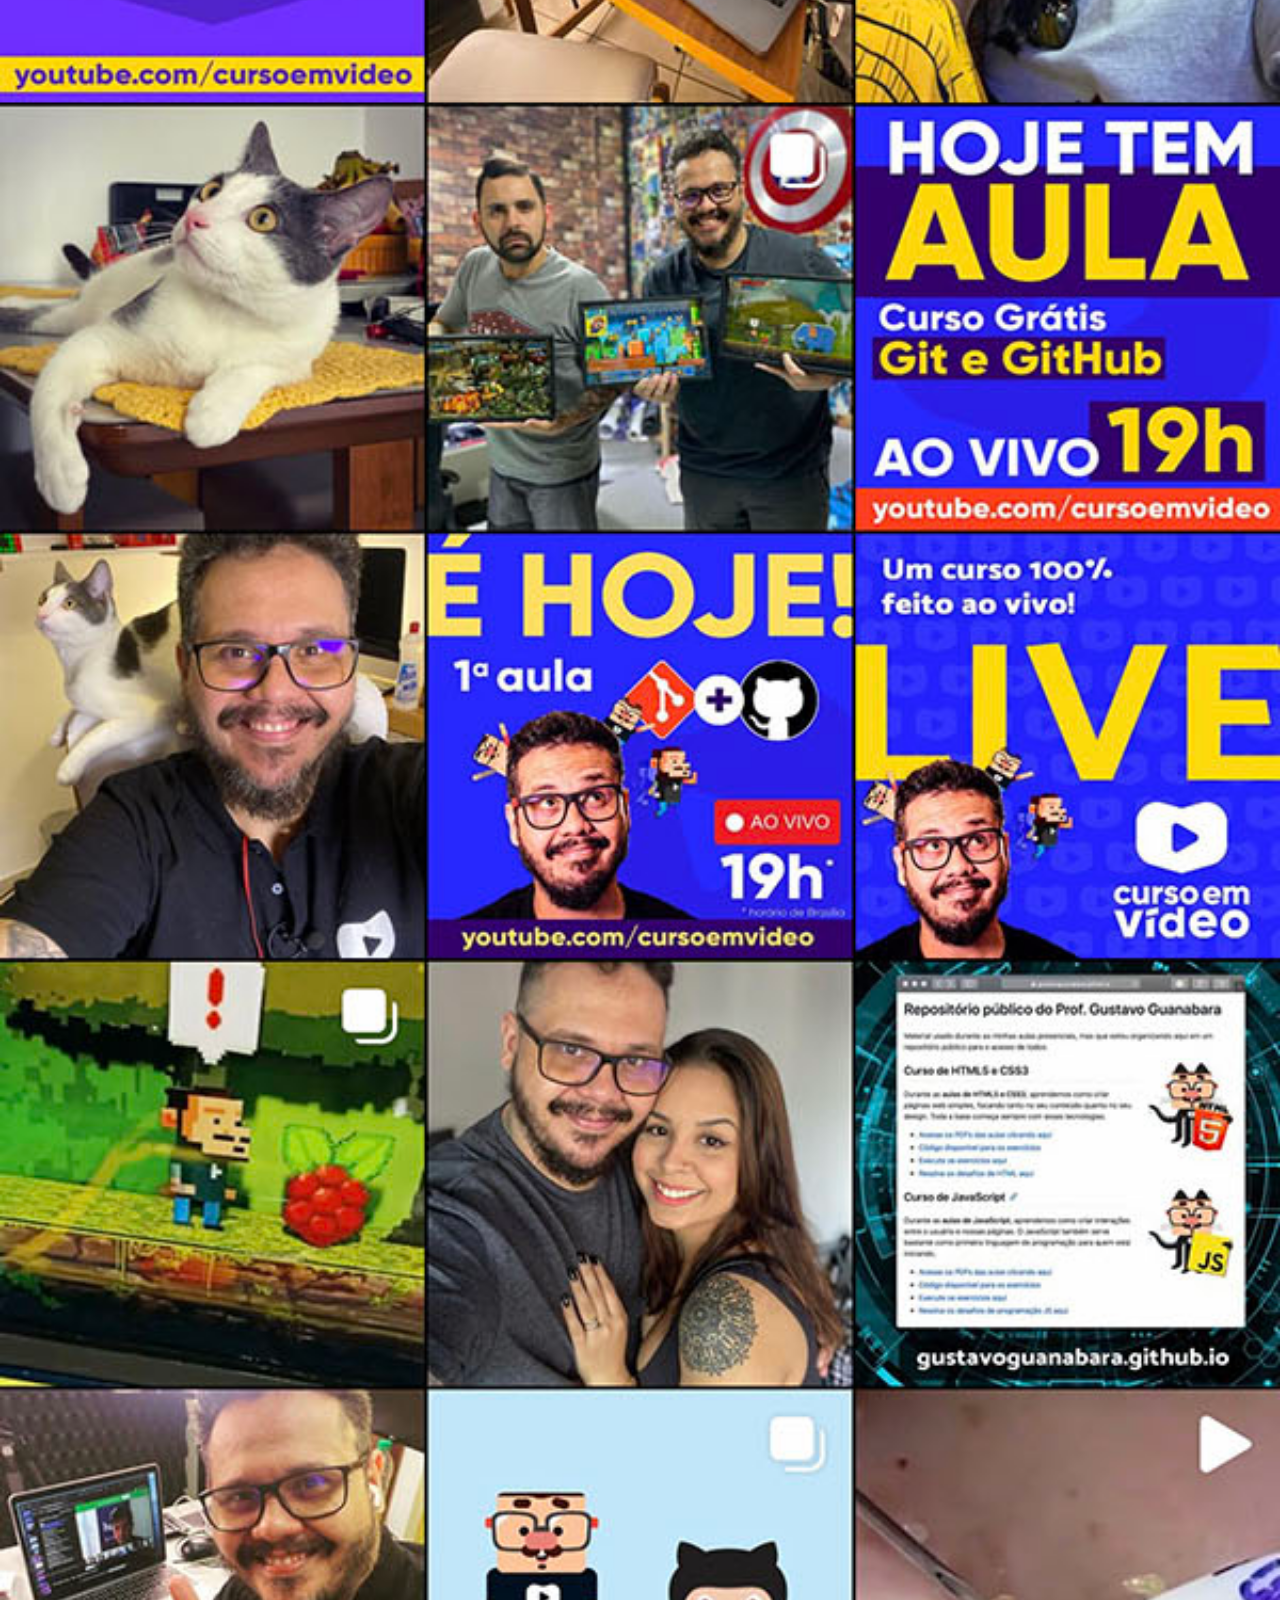
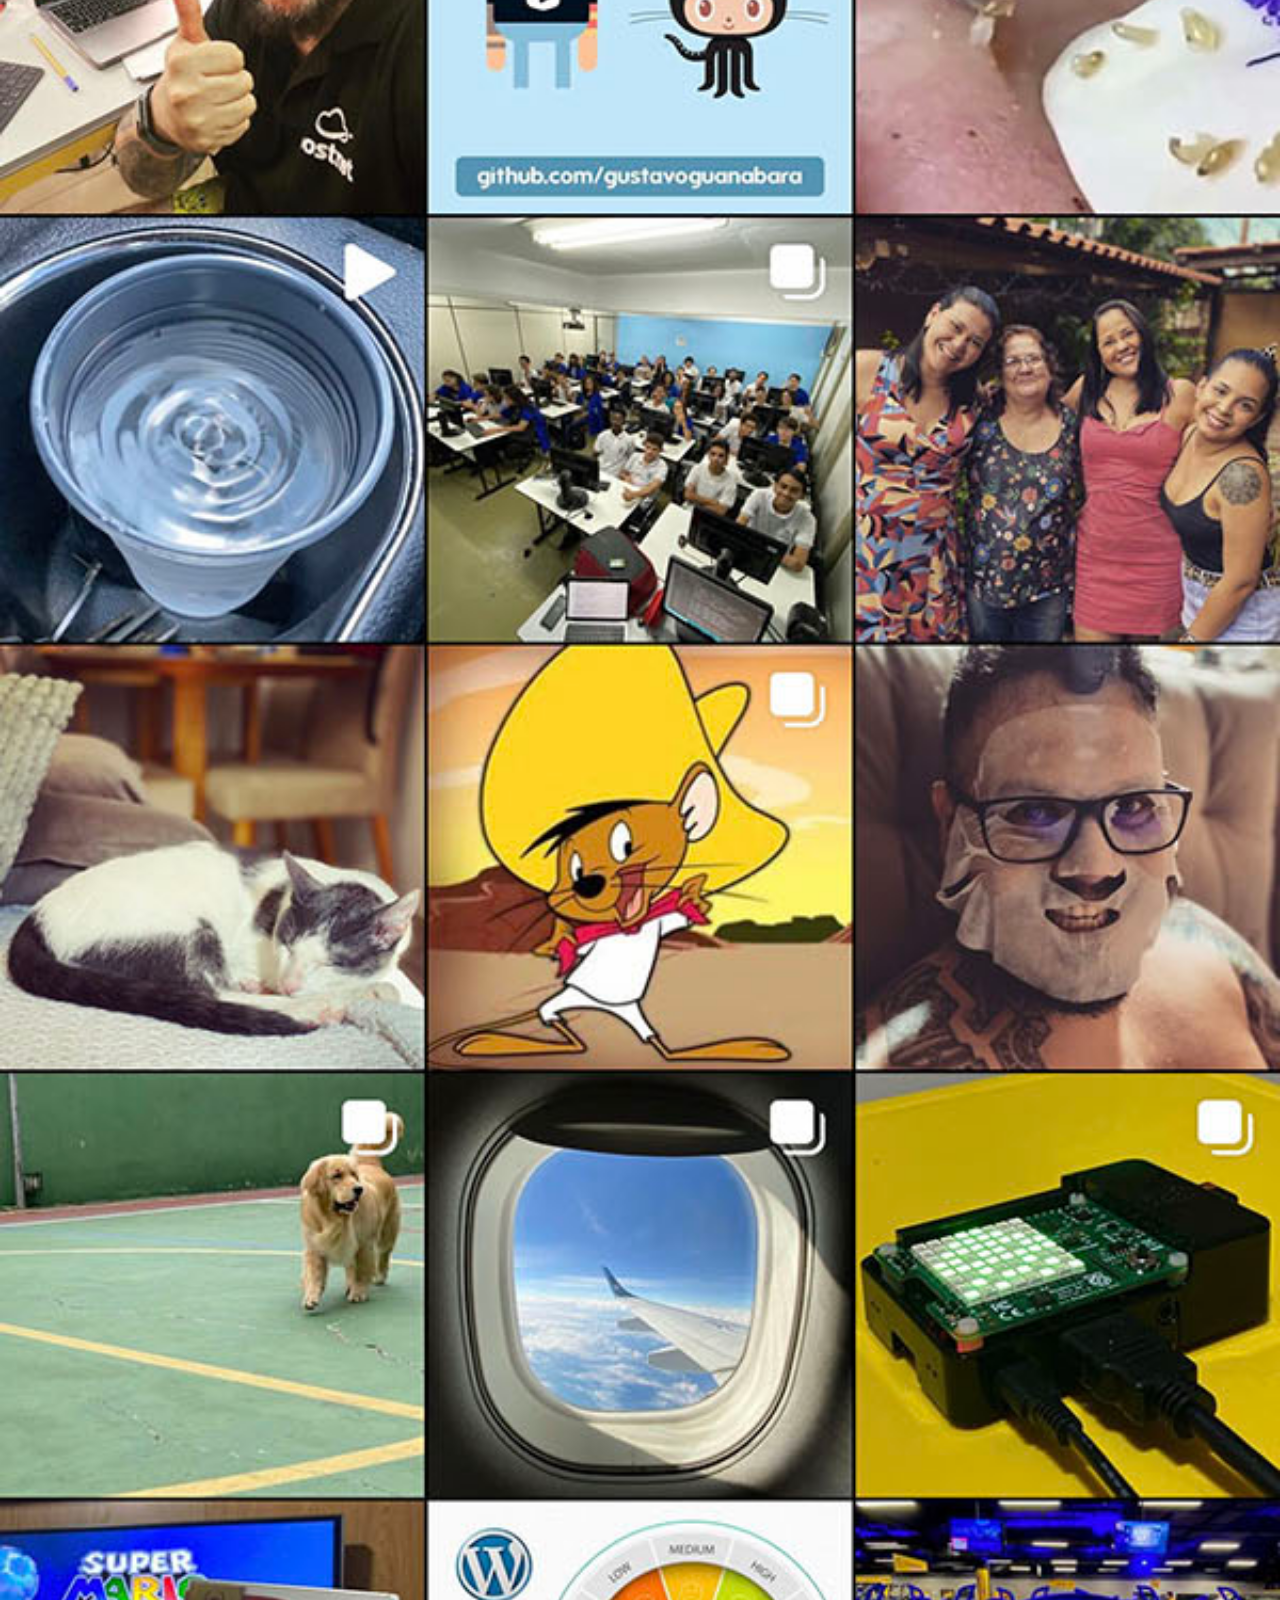
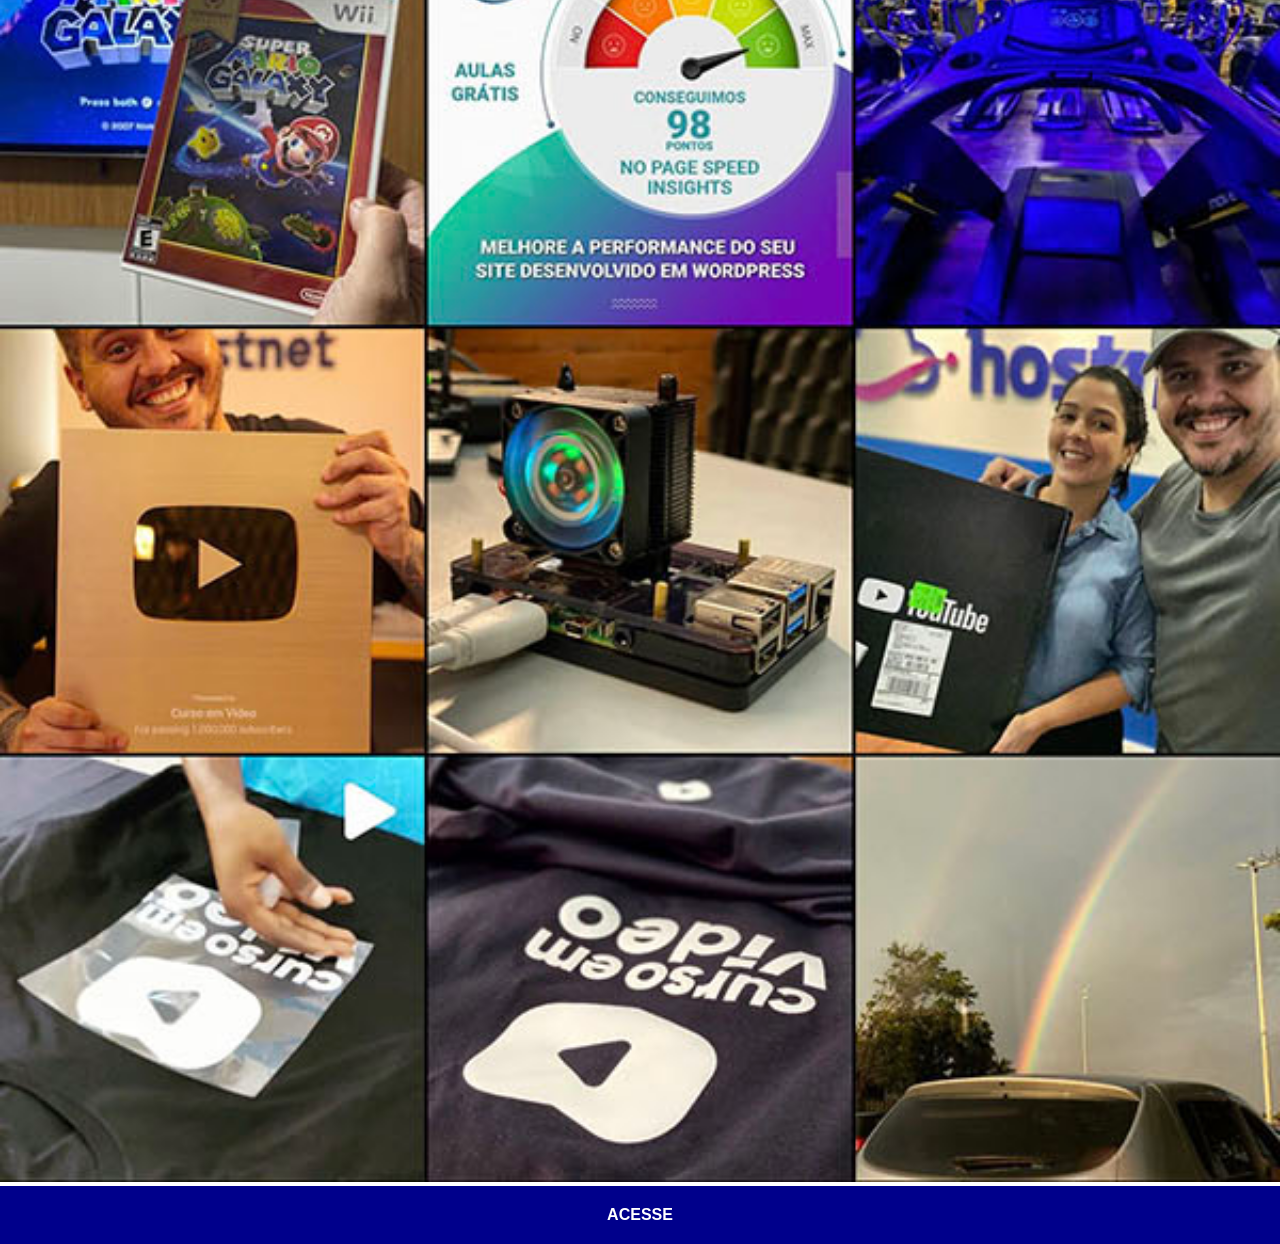
<file: instragram.html>
<!DOCTYPE html>
<html lang="pt-br">
<head>
    <meta charset="UTF-8">
    <meta name="viewport" content="width=device-width, initial-scale=1.0">
    <title>Document</title>
    <link rel="stylesheet" href="social.css">
</head>
<body>
    <img src="pacote-d013/imagens/tela-instagram.jpg" alt="">
    <a href="https://instagram.com/" target="_blank">ACESSE</a>
</body>
</html>
</file>
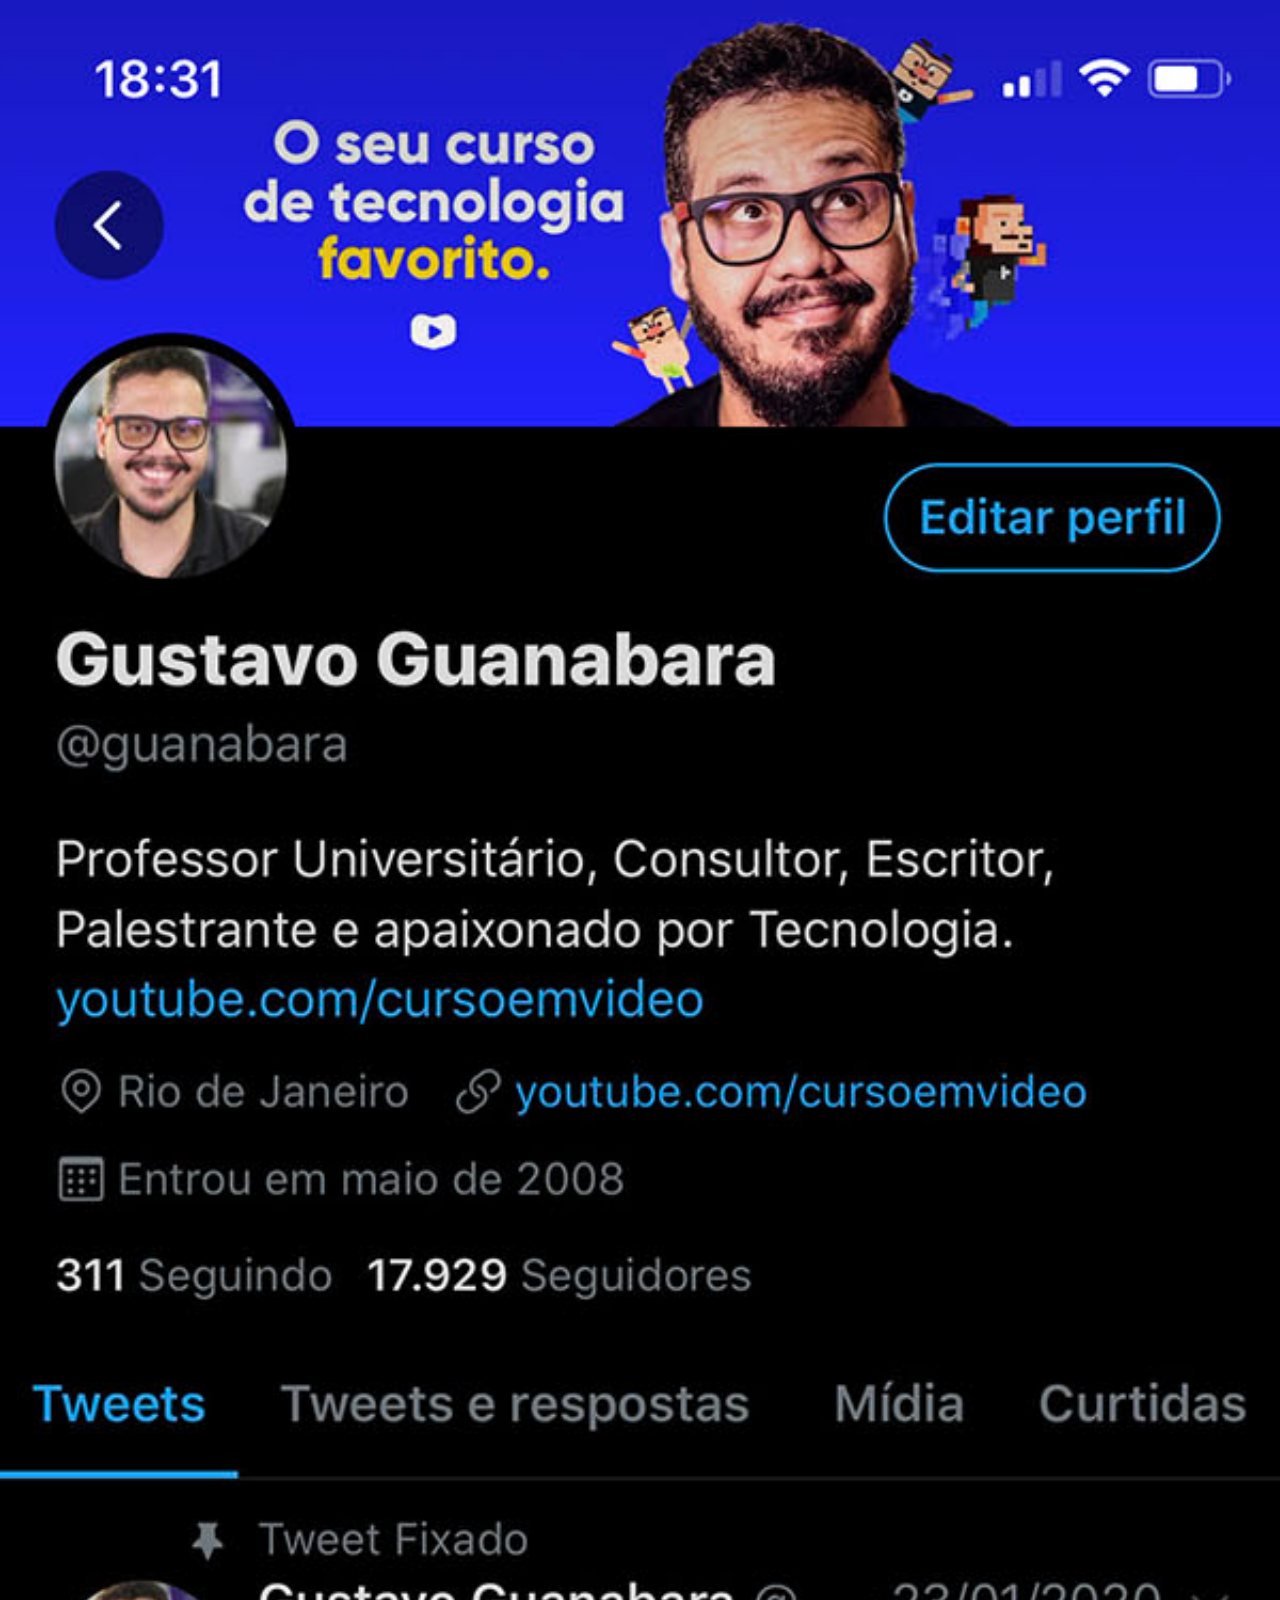
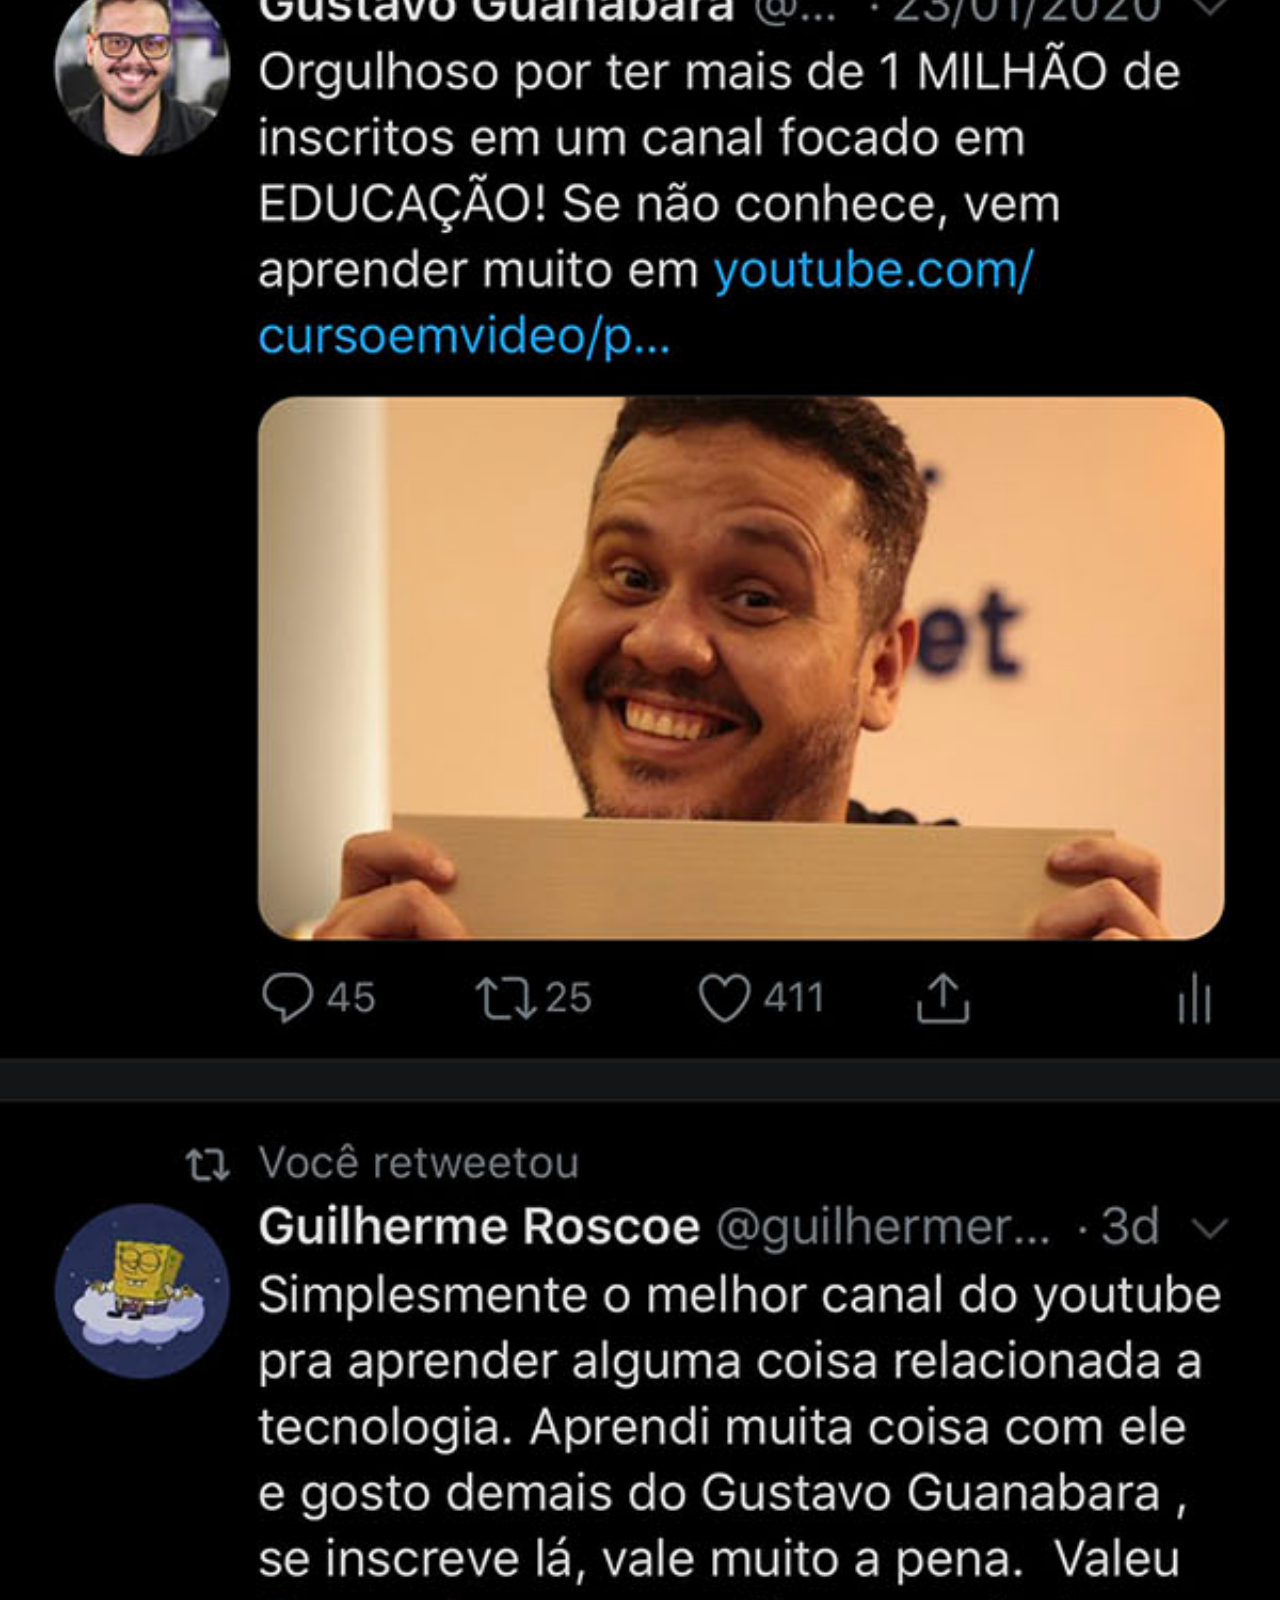
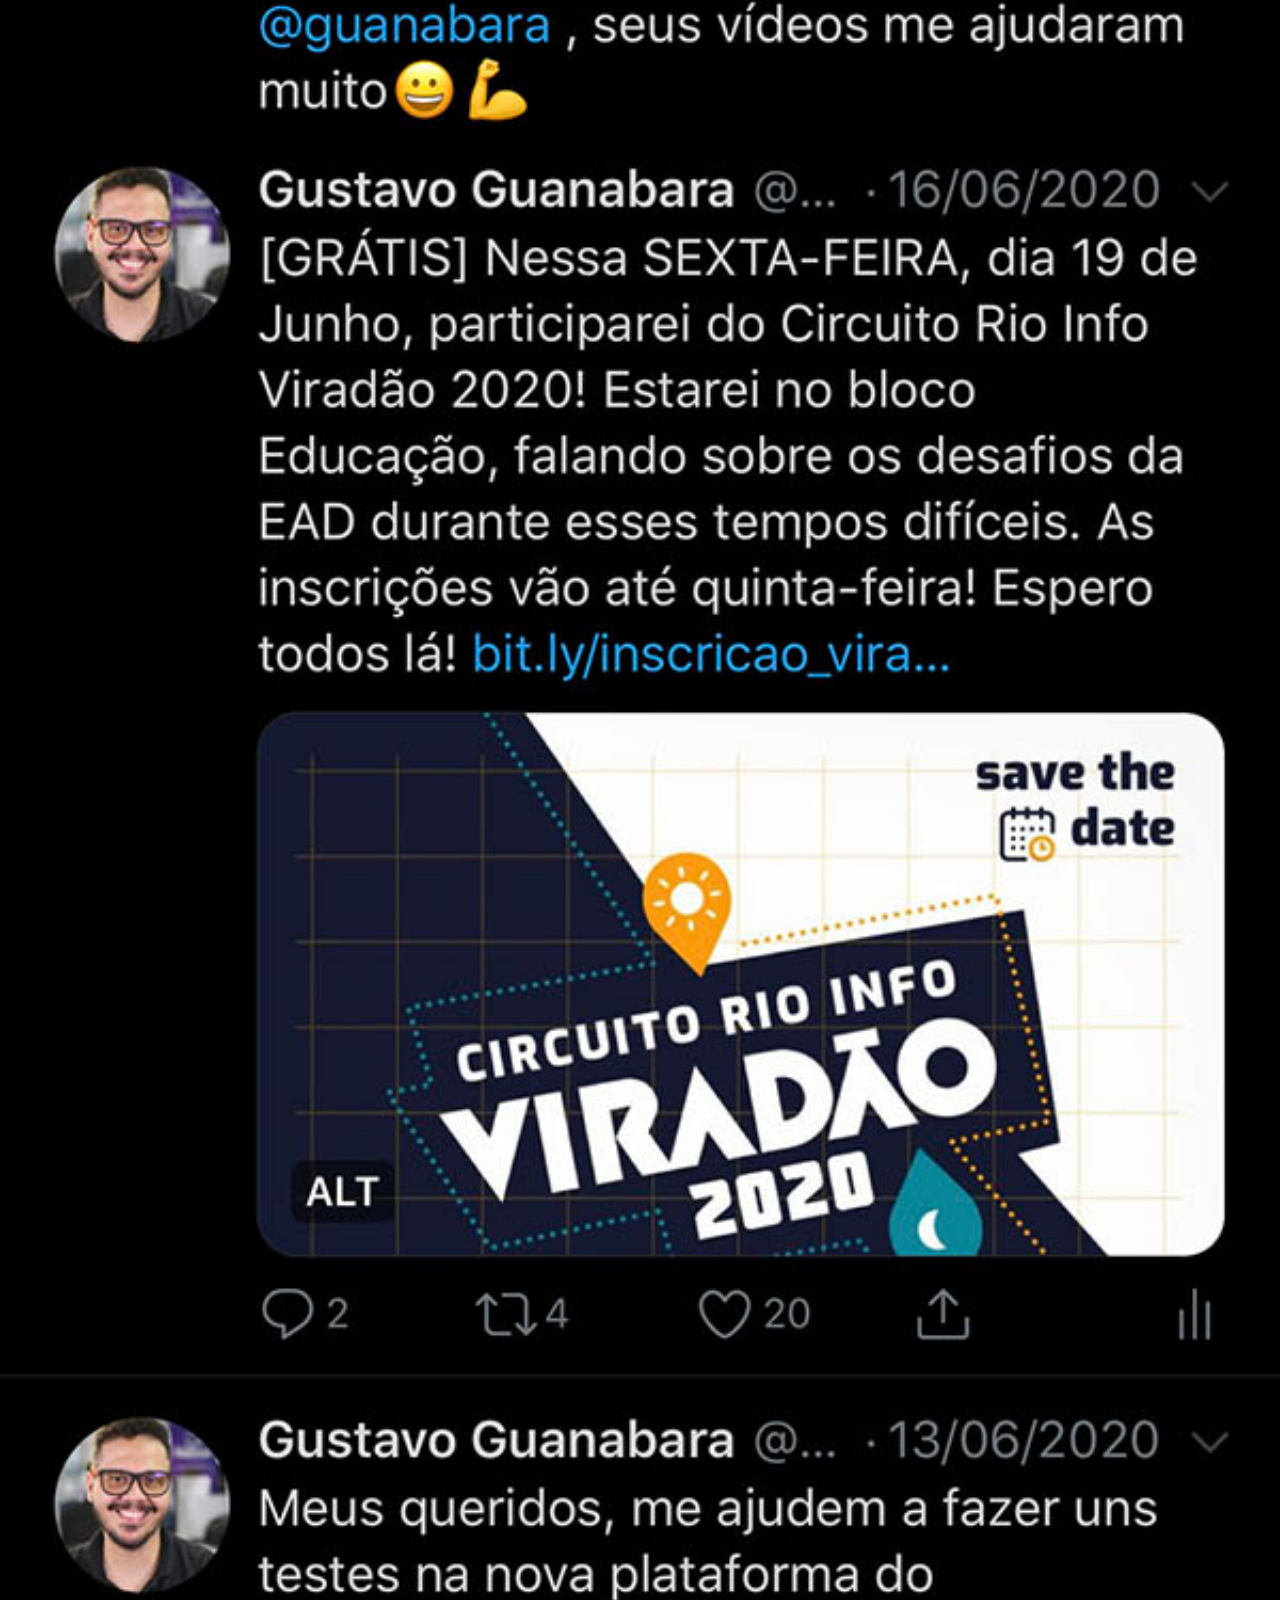
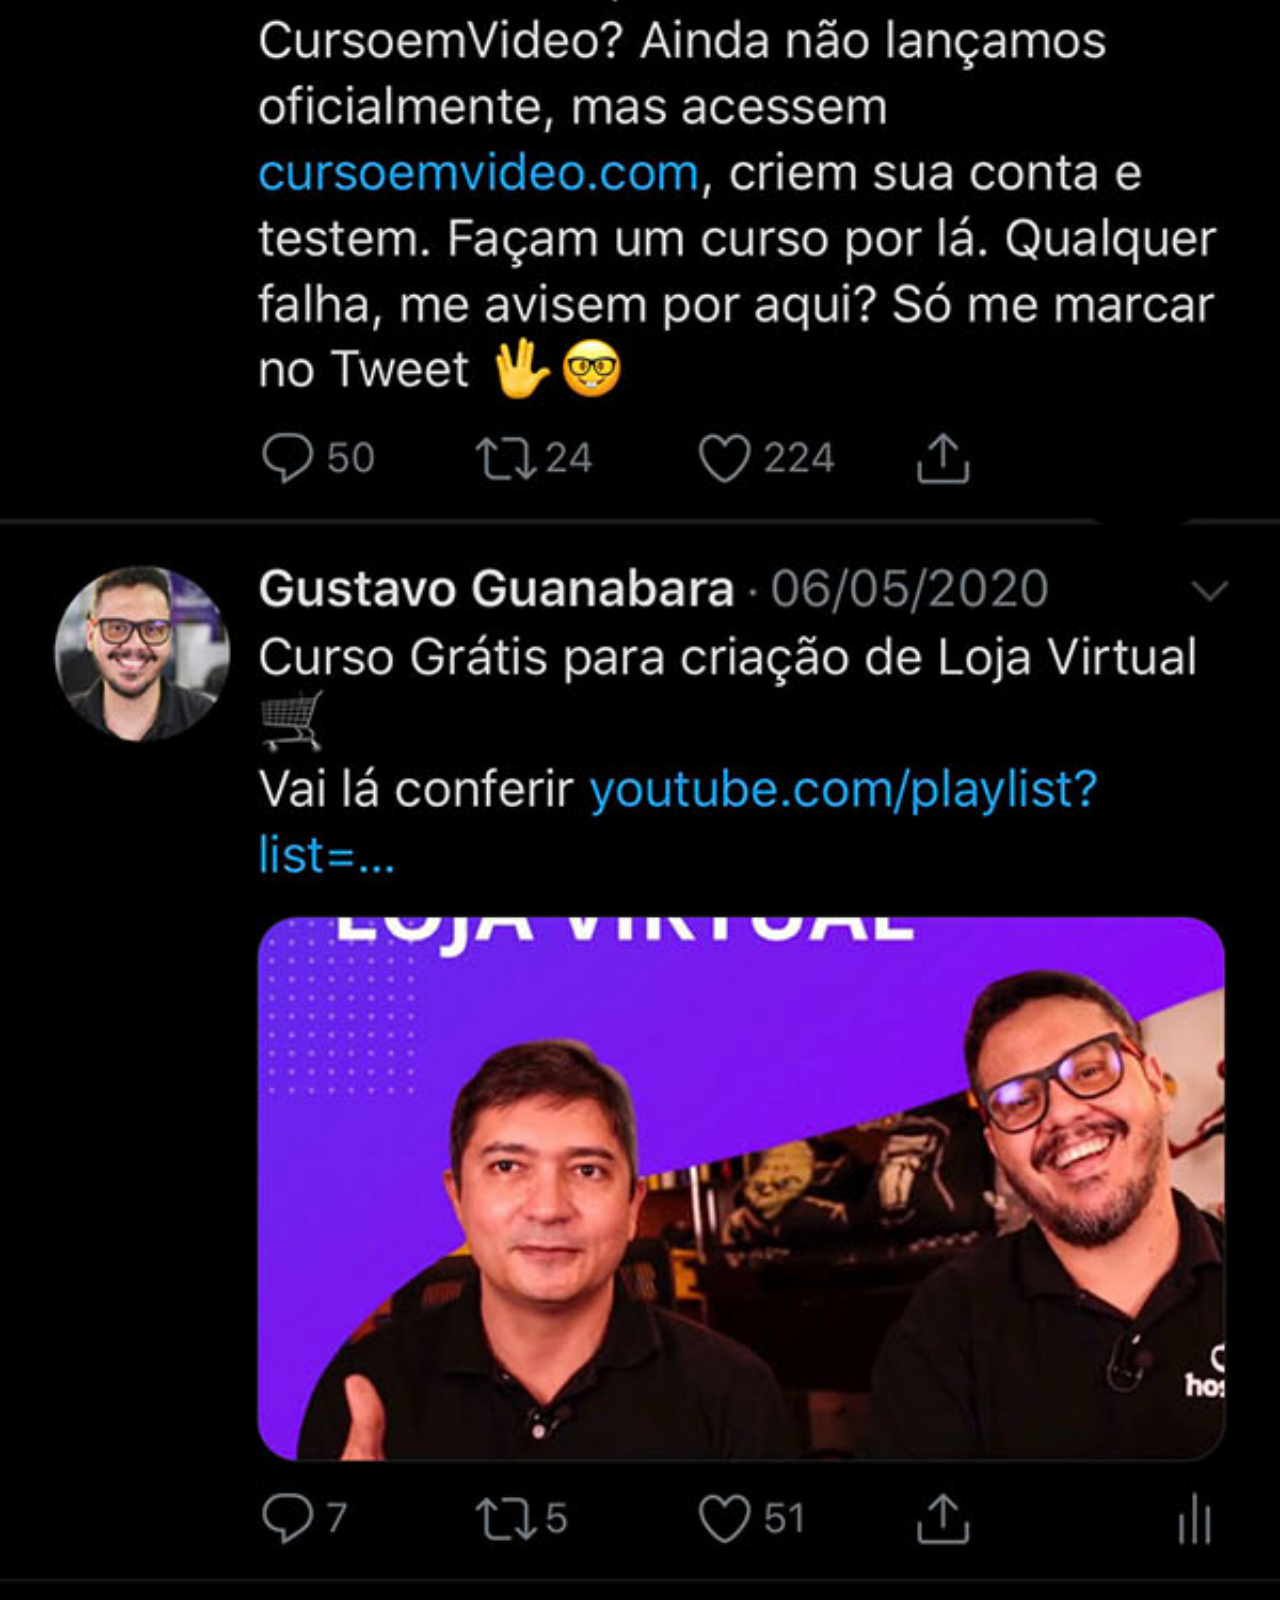
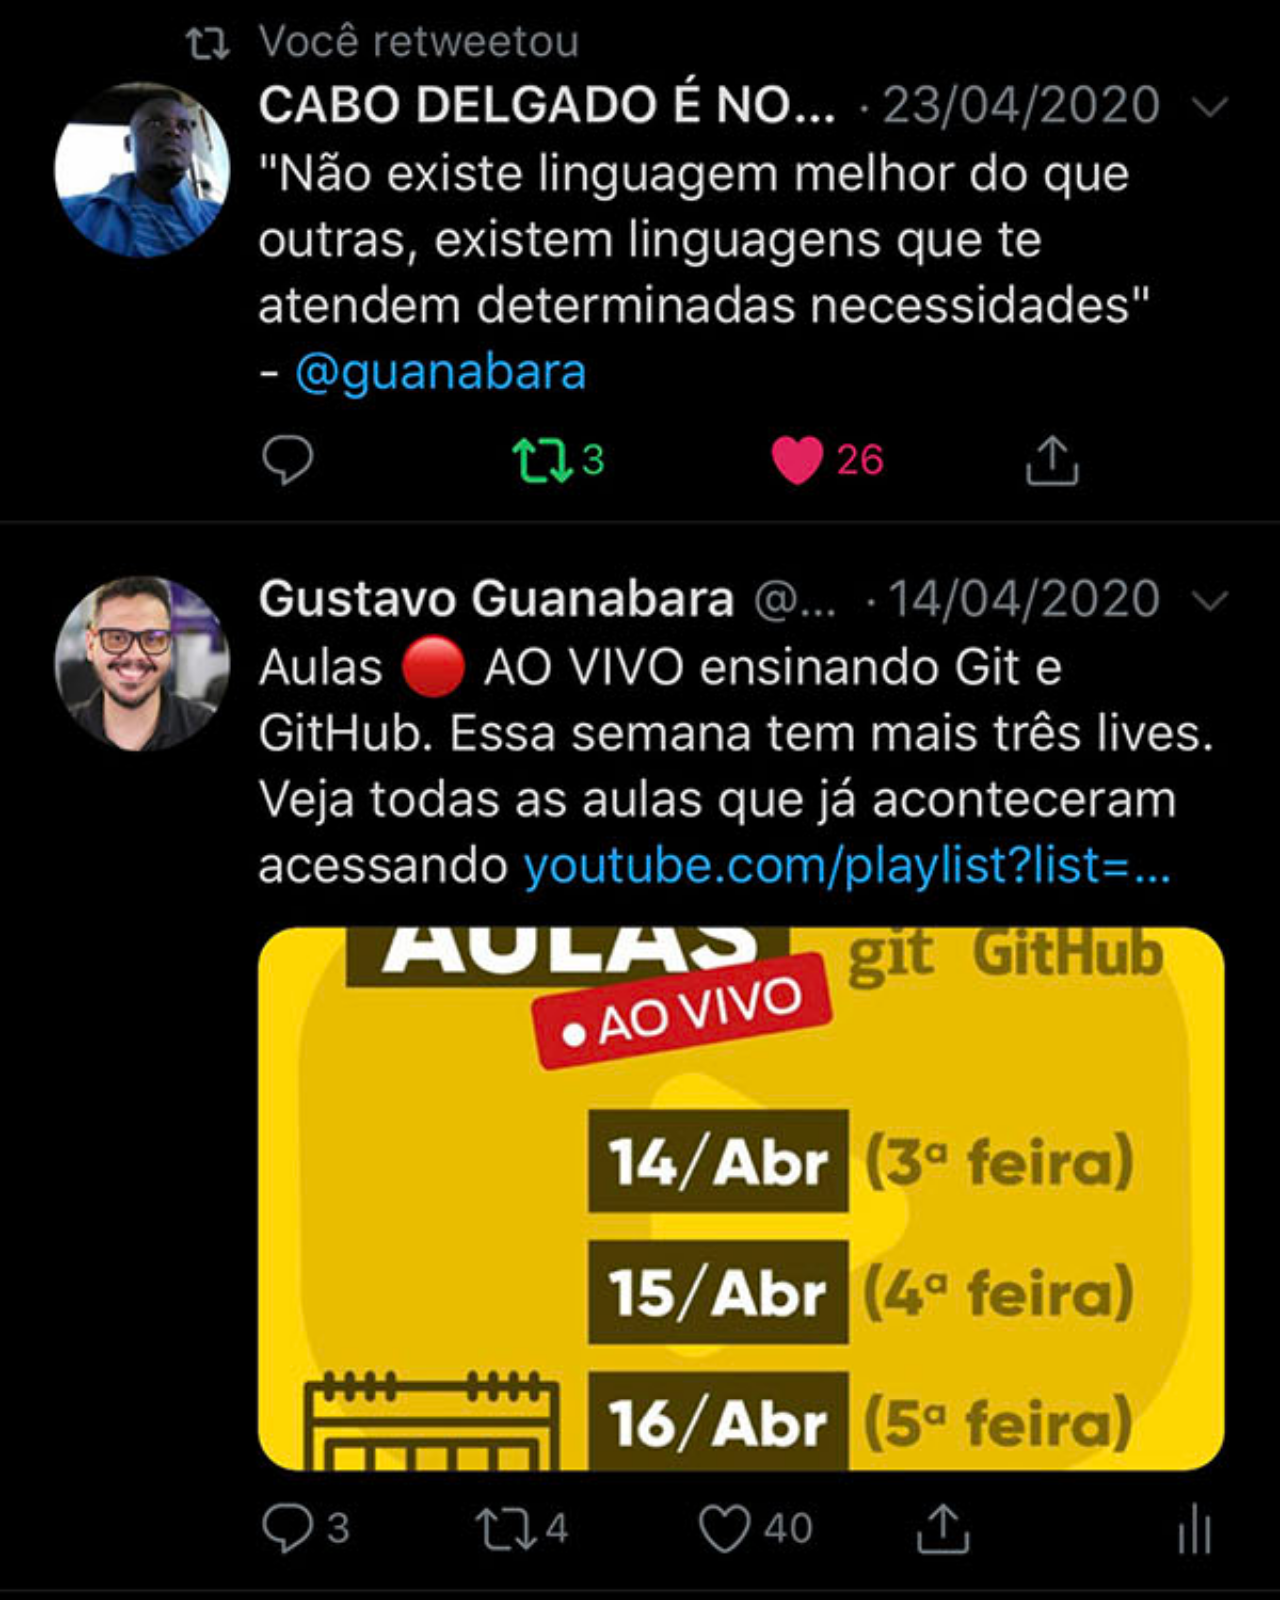
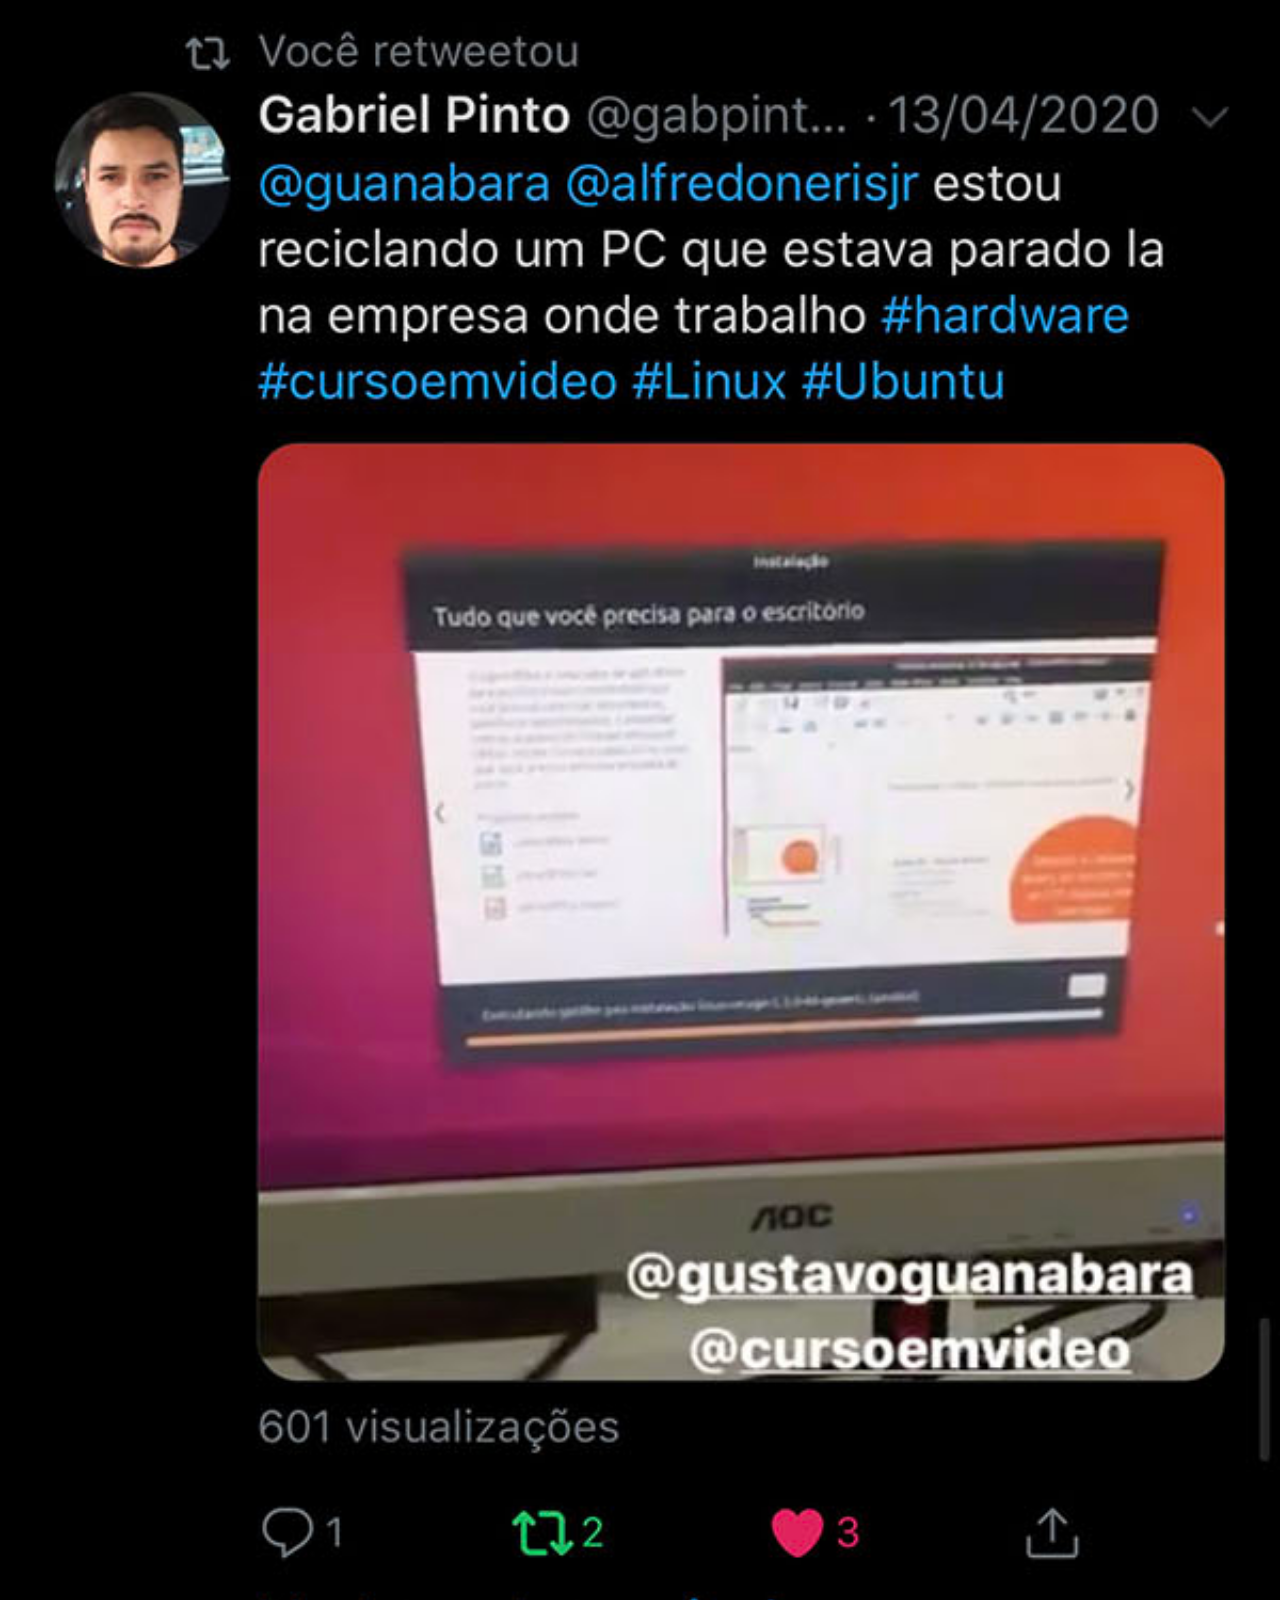
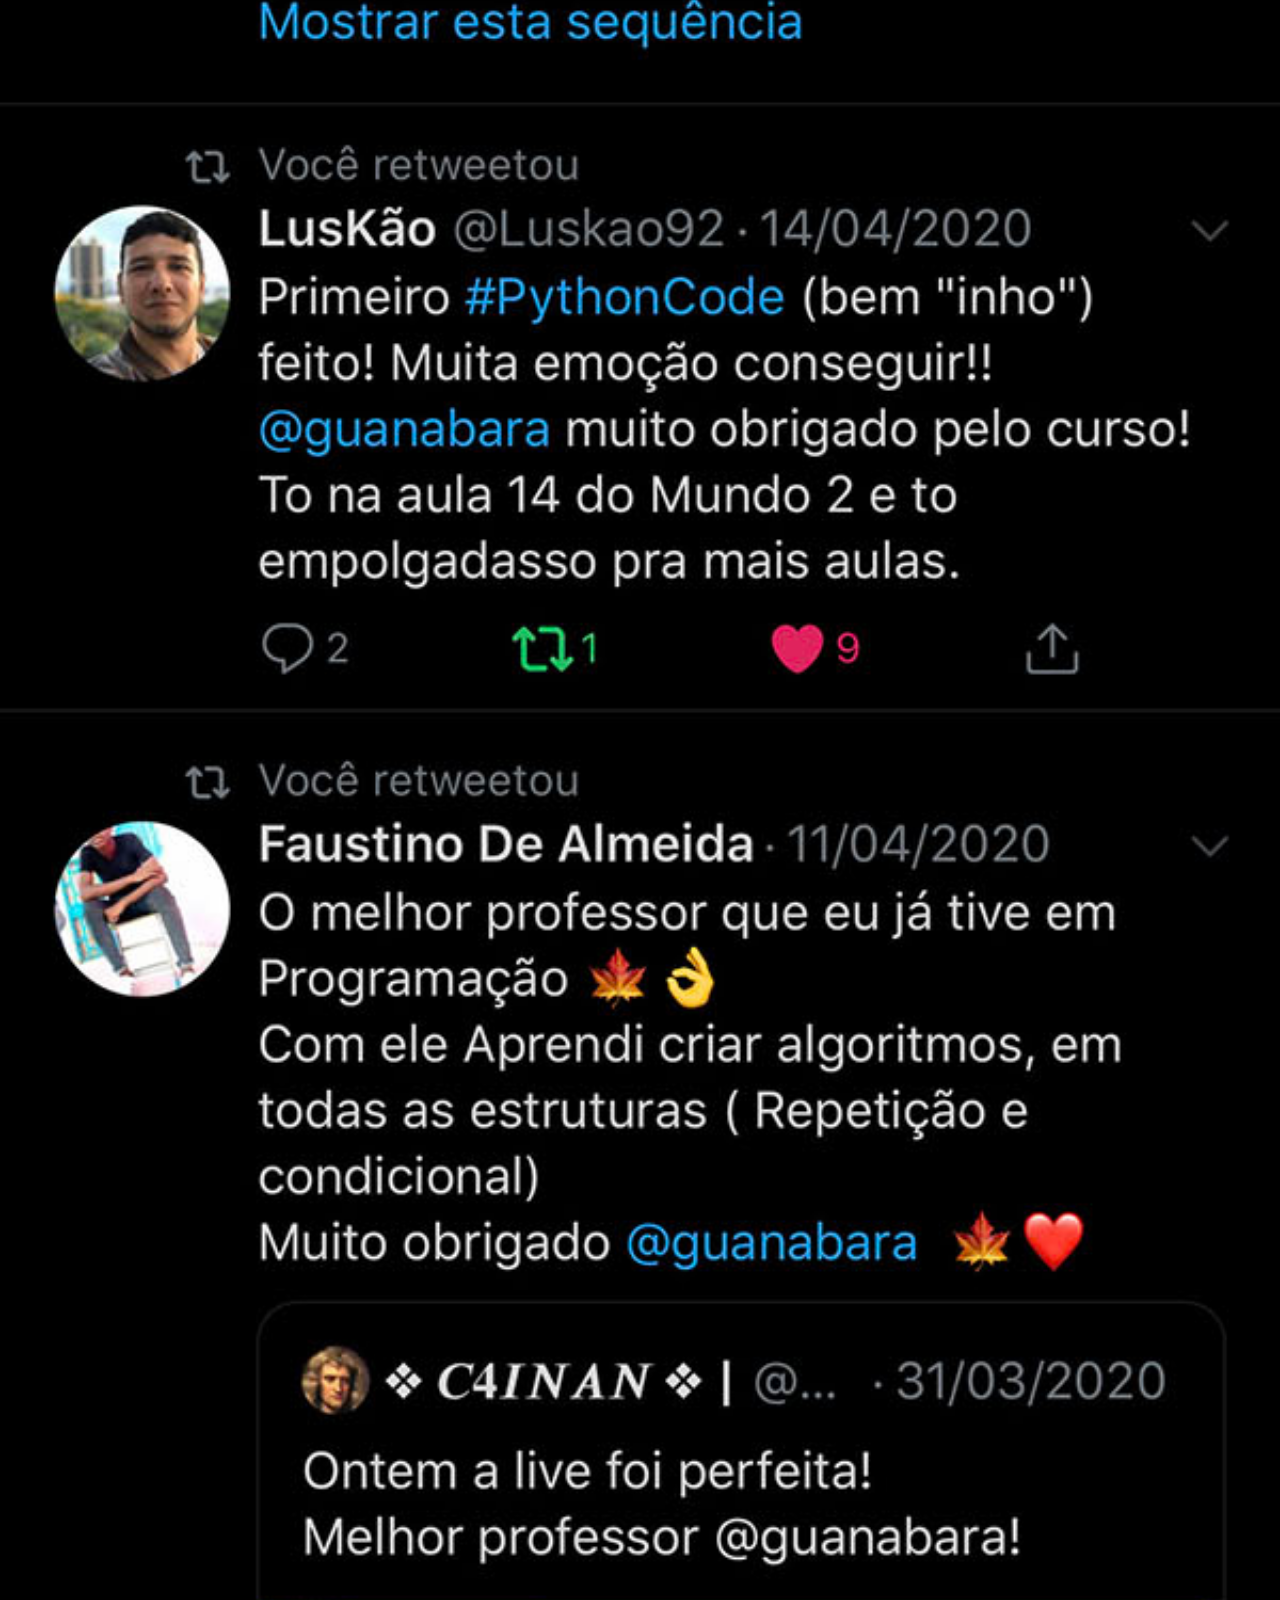
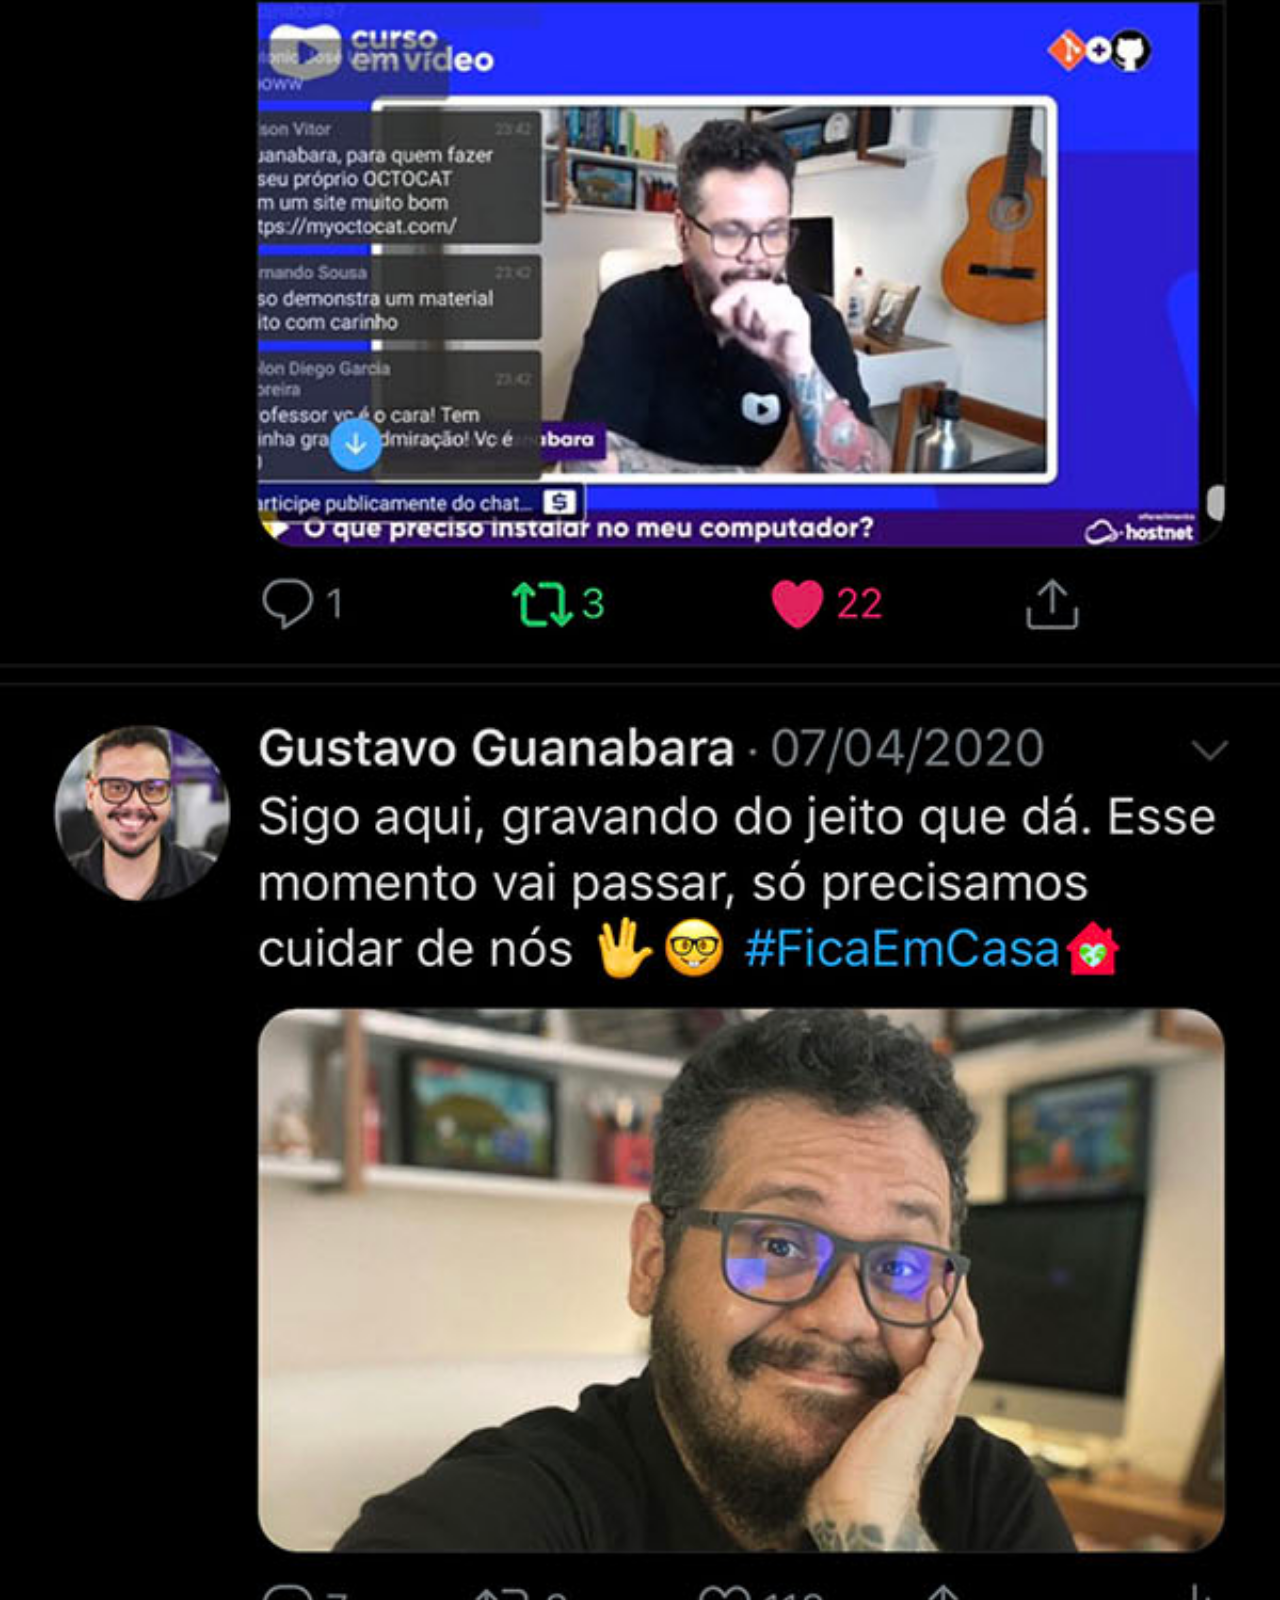
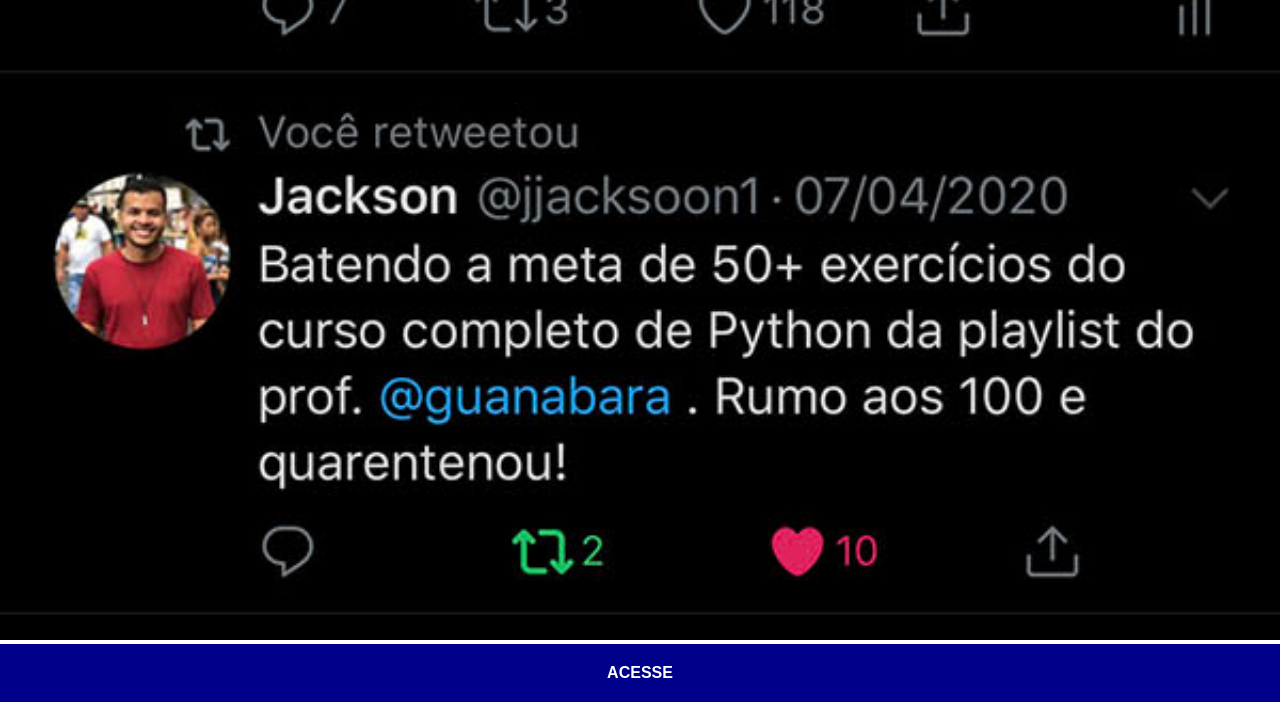
<file: twitter.html>
<!DOCTYPE html>
<html lang="pt-br">
<head>
    <meta charset="UTF-8">
    <meta name="viewport" content="width=device-width, initial-scale=1.0">
    <title>Document</title>
    <link rel="stylesheet" href="social.css">
</head>
<body>
    <img src="pacote-d013/imagens/tela-twitter.jpg" alt="">
    <a href="https://twitter.com/" target="_blank">ACESSE</a>
</body>
</html>
</file>
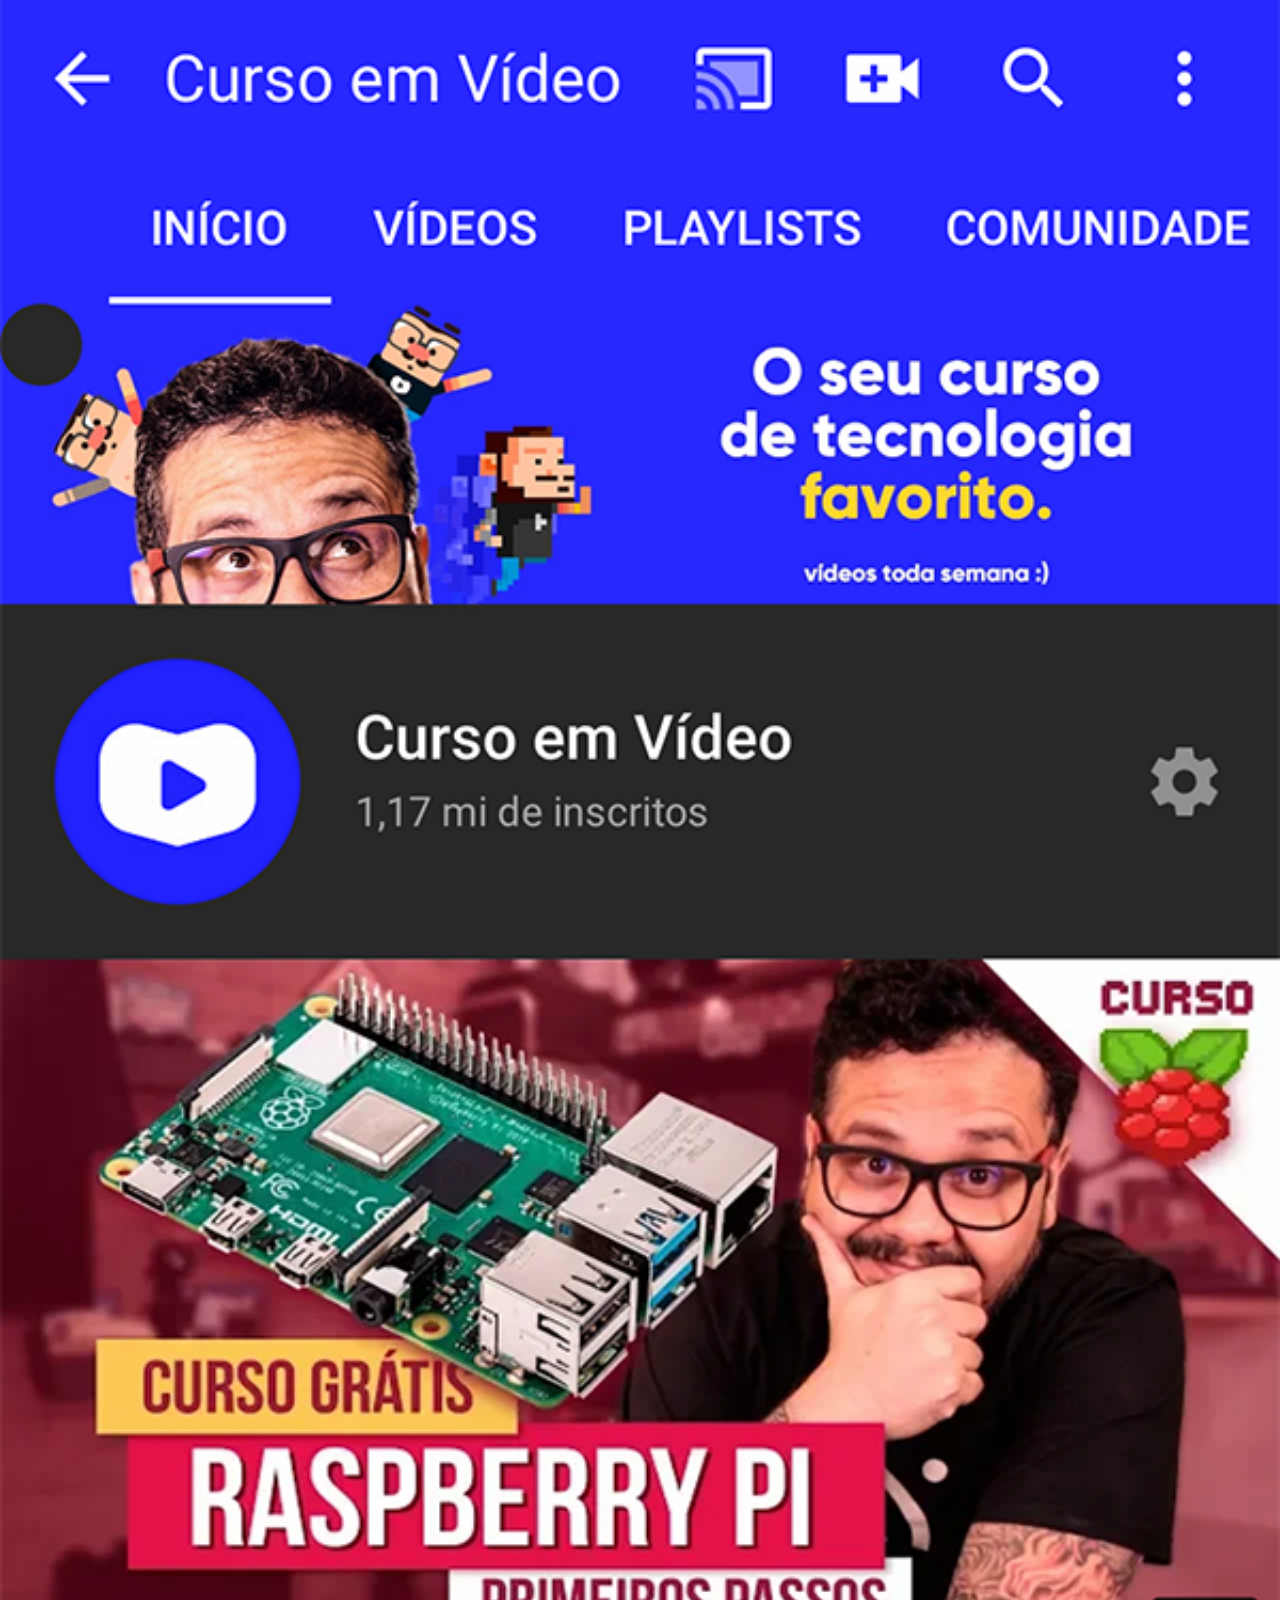
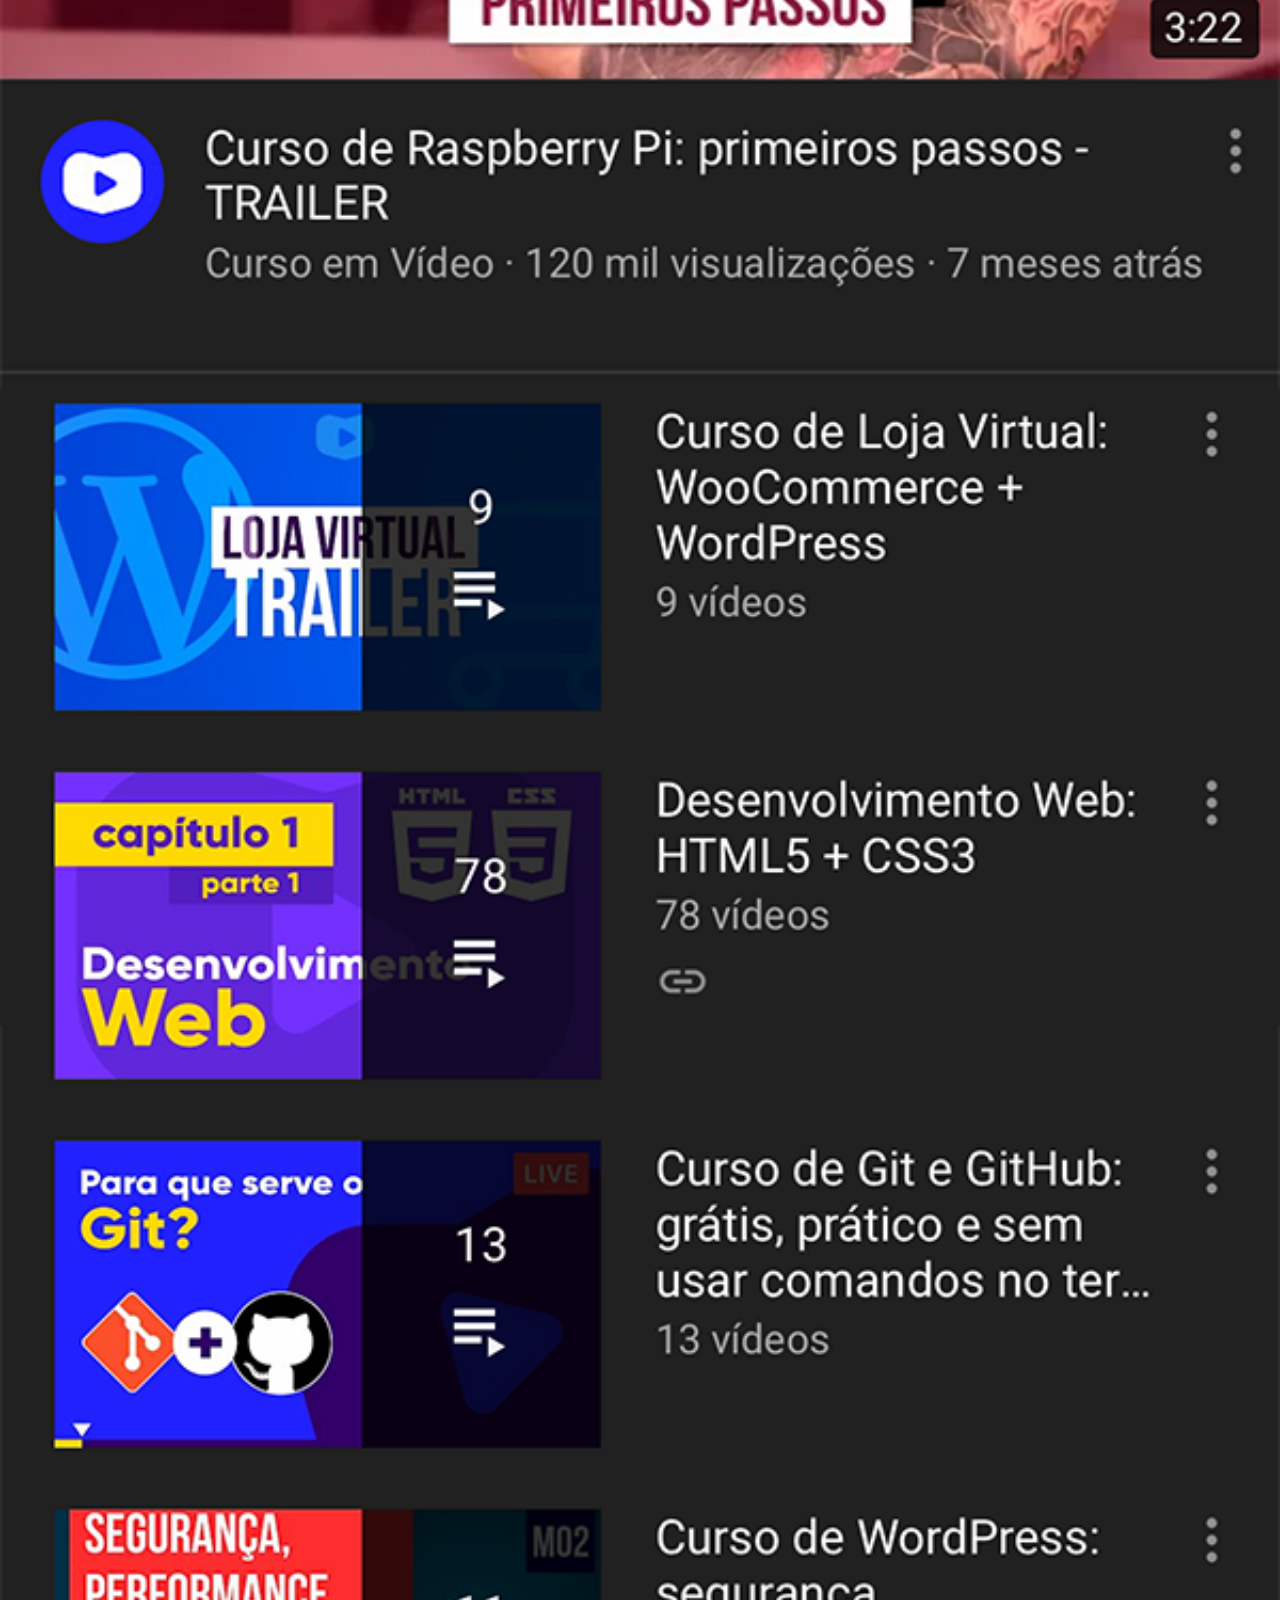
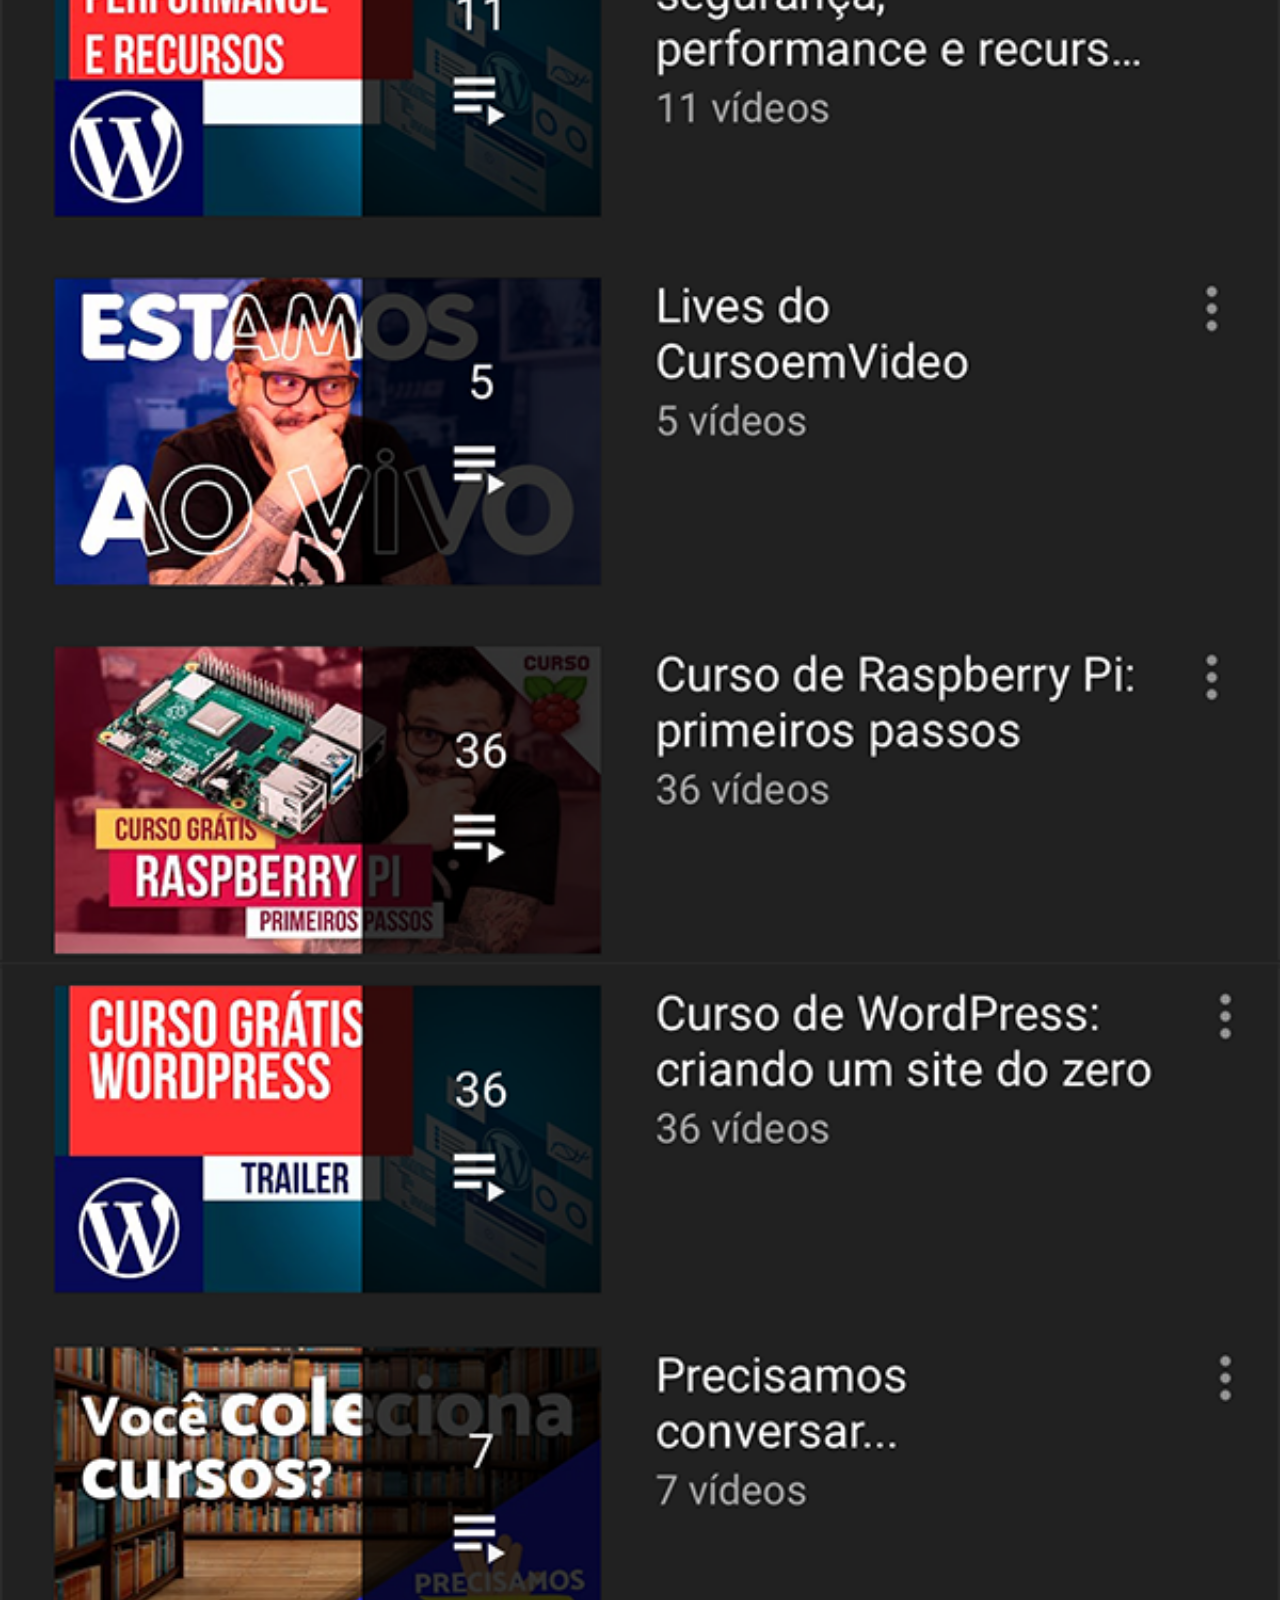
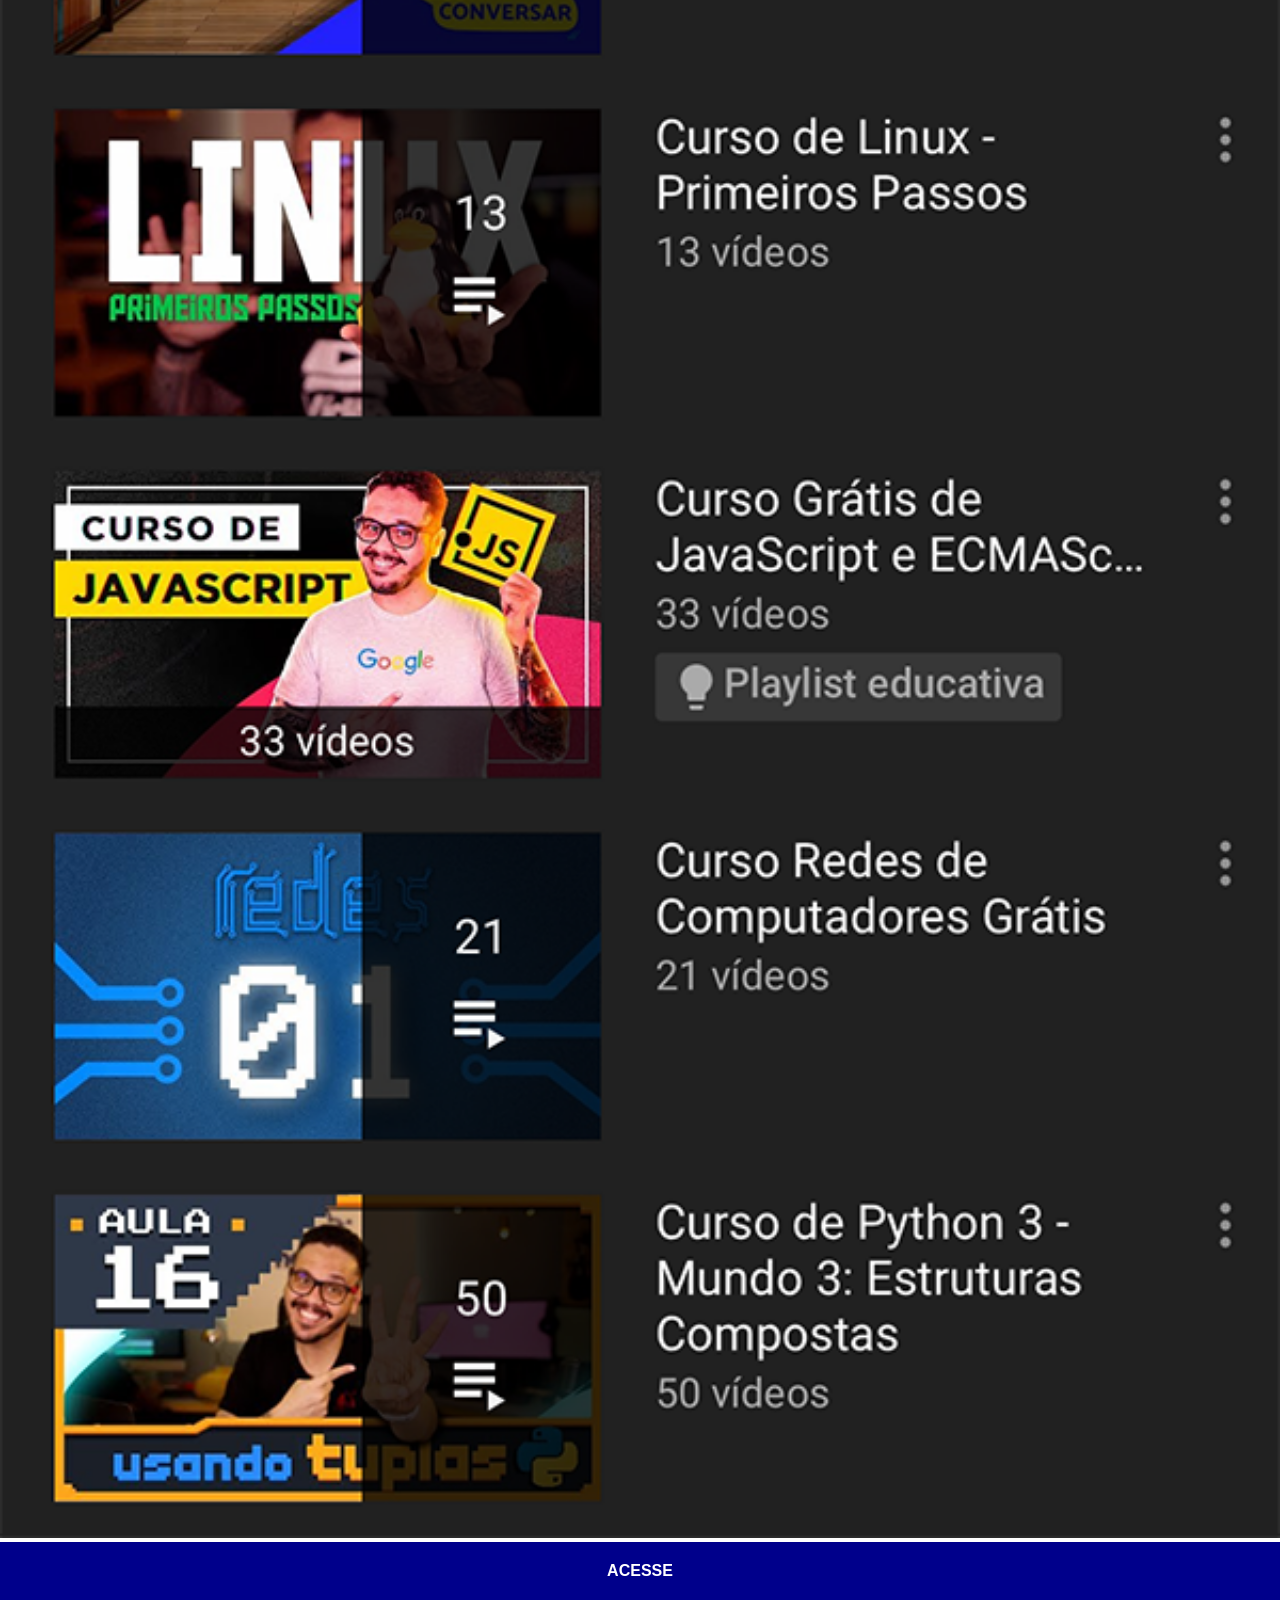
<file: youtube.html>
<!DOCTYPE html>
<html lang="pt-br">
<head>
    <meta charset="UTF-8">
    <meta name="viewport" content="width=device-width, initial-scale=1.0">
    <title>Document</title>
    <link rel="stylesheet" href="social.css">
</head>
<body>
    <img src="pacote-d013/imagens/tela-youtube.png" alt="">
    <a href="https://www.youtube.com/@cursoemvideo" target="_blank">ACESSE  </a>
</body>
</html>
</file>
<file: style/style.css>
@charset "UTF-8";

* {
    margin: 0;
    padding: 0;
    font-family: Arial, Helvetica, sans-serif;
}
html, body {
    height: 100vh;
    width: 100vw;
    background-color: black;
}
body {
    background: url(../pacote-d013/imagens/fundo-madeira.jpg) no-repeat top center;
    background-size: cover;
    background-attachment: fixed;
}
main {
    position: relative;
    height: 100vh;
}
#telefone {
    position: absolute;
    top: 50%;
    left: 50%;
    transform: translate(-50%, -50%);
    background: url(../pacote-d013/imagens/frame-iphone.png) no-repeat top center;
    width: 311px;
    height: 627px;
}
iframe#tela {
    position: relative;
    top: 82px;
    left: 23px;
    width: 265px;
    height: 468px;
}
#redes img {
    width: 50px;
    height: 50px;
    border-radius: 50%;
    margin: 10px;
    box-shadow: 2px 2px 5px rgba(0, 0, 0, 0.466);
    box-sizing: border-box;
}
#redes {
    text-align: right;
}
#redes img:hover {
    border: 2px solid rgba(255, 255, 255, 0.61);
    transform: translate(-3px, -3px);
    box-shadow: 5px 5px 10px rgba(0, 0, 0, 0.61);
    transition: transform 0.3s, box-shadow 0.3s;
}
</file>
<file: social.css>
@charset "UTF-8";

* {
            margin: 0;
            padding: 0;
            font-family: Arial, Helvetica, sans-serif;
        }
        ::-webkit-scrollbar {
            width: 0px;
            height: 0px;
        }
        img {
            width: 100vw;
        }
        a {
            display: block;
            background-color: darkblue;
            padding: 20px;
            color: white;
            text-align: center;
            font-weight: bolder;
            text-decoration: none;
        }
</file>
